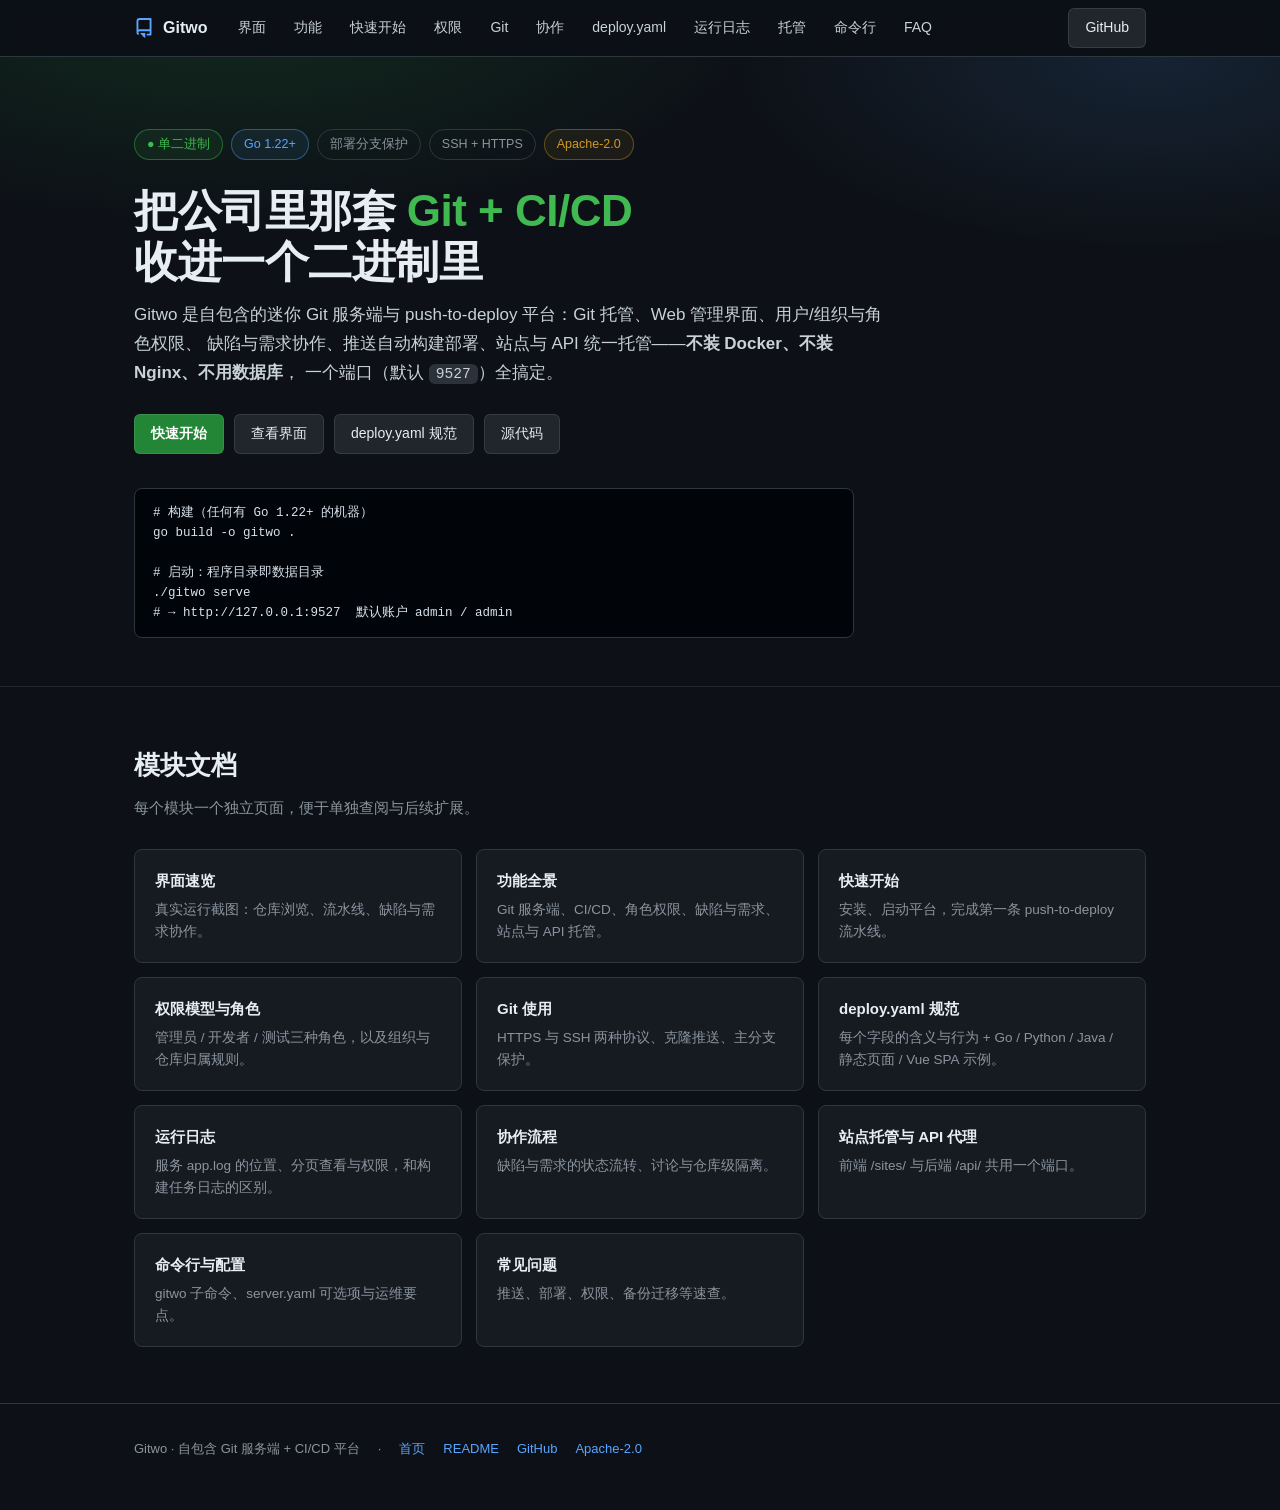
<file: docs/index.html>
<!doctype html>
<html lang="zh-CN">
<head>
<meta charset="utf-8">
<meta name="viewport" content="width=device-width,initial-scale=1">
<meta name="color-scheme" content="dark">
<title>Gitwo · 自包含 Git 服务端 + CI/CD 平台</title>
<meta name="description" content="Gitwo：单二进制迷你 Git 服务端 + push-to-deploy CI/CD 平台。内置 Git 托管、Web 管理、组织与角色权限、缺陷与需求协作、站点托管与 API 代理，一个端口（9527）全搞定。">
<link rel="stylesheet" href="assets/docs.css">
</head>
<body>

<nav id="site-nav"></nav>

<header class="hero" id="top"><div class="wrap">
  <div class="badges">
    <span class="pill g">● 单二进制</span>
    <span class="pill b">Go 1.22+</span>
    <span class="pill">部署分支保护</span>
    <span class="pill">SSH + HTTPS</span>
    <span class="pill y">Apache-2.0</span>
  </div>
  <h1>把公司里那套 <span class="g">Git + CI/CD</span><br>收进一个二进制里</h1>
  <p class="lead">
    Gitwo 是自包含的迷你 Git 服务端与 push-to-deploy 平台：Git 托管、Web 管理界面、用户/组织与角色权限、
    缺陷与需求协作、推送自动构建部署、站点与 API 统一托管——<b>不装 Docker、不装 Nginx、不用数据库</b>，
    一个端口（默认 <code>9527</code>）全搞定。
  </p>
  <div class="actions"><a class="btn" href="start.html">快速开始</a>
    <a class="btn ghost" href="screens.html">查看界面</a>
    <a class="btn ghost" href="deploy-yaml.html">deploy.yaml 规范</a>
    <a class="btn ghost" href="https://github.com/flairamos/gitwo">源代码</a>
  </div>
  <div class="term"><pre><code># 构建（任何有 Go 1.22+ 的机器）
go build -o gitwo .

# 启动：程序目录即数据目录
./gitwo serve
# → http://127.0.0.1:9527  默认账户 admin / admin</code></pre></div>
</div></header>

<section><div class="wrap">
  <h2>模块文档</h2>
  <p class="sub">每个模块一个独立页面，便于单独查阅与后续扩展。</p>
  <div class="grid g3">
    <a class="modcard" href="screens.html"><h4>界面速览</h4><p>真实运行截图：仓库浏览、流水线、缺陷与需求协作。</p></a>
    <a class="modcard" href="features.html"><h4>功能全景</h4><p>Git 服务端、CI/CD、角色权限、缺陷与需求、站点与 API 托管。</p></a>
    <a class="modcard" href="start.html"><h4>快速开始</h4><p>安装、启动平台，完成第一条 push-to-deploy 流水线。</p></a>
    <a class="modcard" href="roles.html"><h4>权限模型与角色</h4><p>管理员 / 开发者 / 测试三种角色，以及组织与仓库归属规则。</p></a>
    <a class="modcard" href="git.html"><h4>Git 使用</h4><p>HTTPS 与 SSH 两种协议、克隆推送、主分支保护。</p></a>
    <a class="modcard" href="deploy-yaml.html"><h4>deploy.yaml 规范</h4><p>每个字段的含义与行为 + Go / Python / Java / 静态页面 / Vue SPA 示例。</p></a>
    <a class="modcard" href="app-log.html"><h4>运行日志</h4><p>服务 app.log 的位置、分页查看与权限，和构建任务日志的区别。</p></a>
    <a class="modcard" href="workflow.html"><h4>协作流程</h4><p>缺陷与需求的状态流转、讨论与仓库级隔离。</p></a>
    <a class="modcard" href="hosting.html"><h4>站点托管与 API 代理</h4><p>前端 /sites/ 与后端 /api/ 共用一个端口。</p></a>
    <a class="modcard" href="cli.html"><h4>命令行与配置</h4><p>gitwo 子命令、server.yaml 可选项与运维要点。</p></a>
    <a class="modcard" href="faq.html"><h4>常见问题</h4><p>推送、部署、权限、备份迁移等速查。</p></a>
  </div>
</div></section>

<footer id="site-footer"></footer>
<script src="assets/nav.js" defer></script>
</body>
</html>
</file>
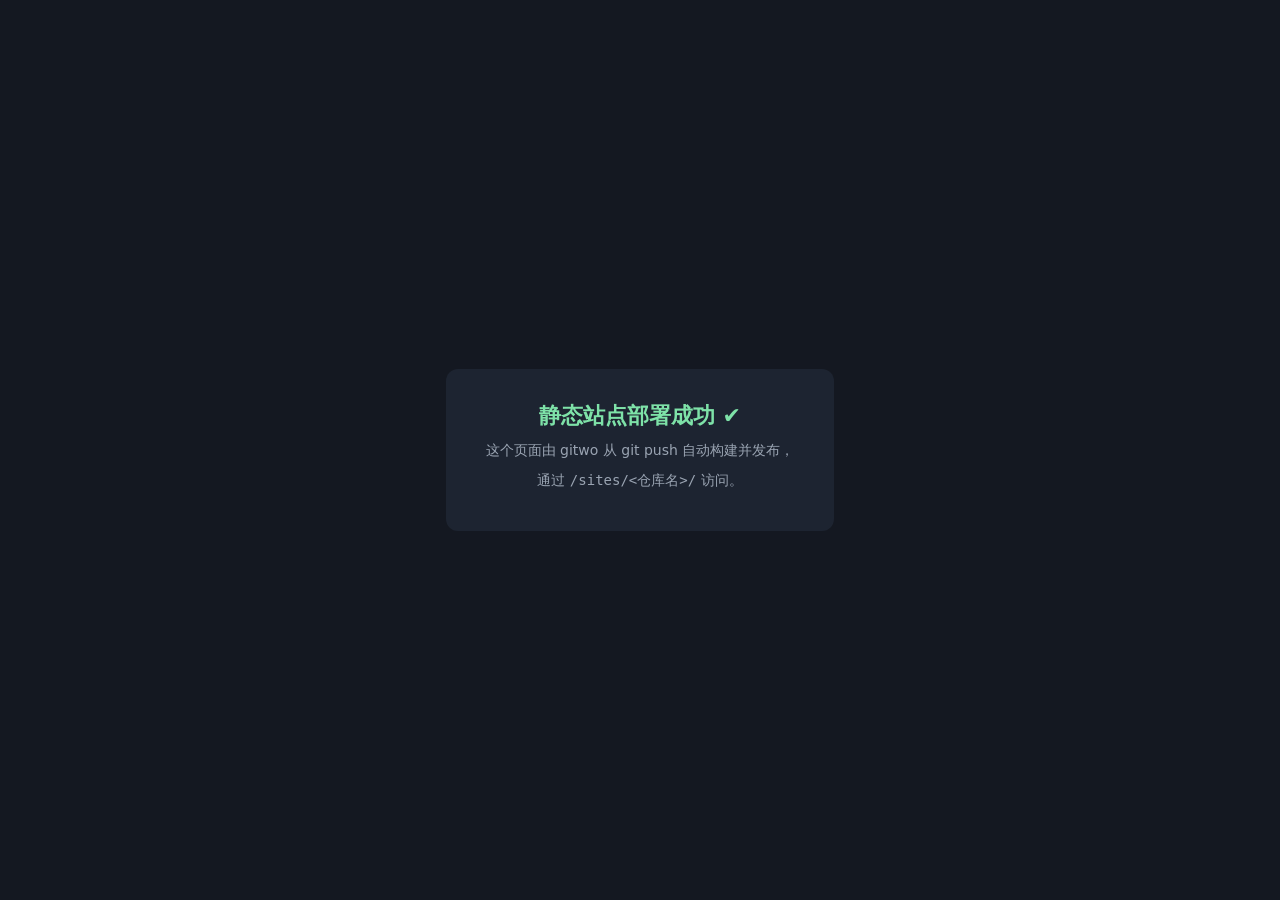
<file: examples/demo-static/index.html>
<!doctype html>
<html lang="zh-CN">
<head>
<meta charset="utf-8">
<title>Gitwo Static Demo</title>
<style>
body{font-family:system-ui,sans-serif;background:#141821;color:#e6e6e6;display:flex;
min-height:100vh;align-items:center;justify-content:center;margin:0}
.card{background:#1d2431;padding:32px 40px;border-radius:12px;max-width:480px;text-align:center}
h1{font-size:22px;margin:0 0 8px;color:#7ee2a8}
p{color:#9aa4b2;font-size:14px;line-height:1.7;margin:6px 0}
</style>
</head>
<body>
<div class="card">
<h1>静态站点部署成功 ✔</h1>
<p>这个页面由 gitwo 从 git push 自动构建并发布，</p>
<p>通过 <code>/sites/&lt;仓库名&gt;/</code> 访问。</p>
</div>
</body>
</html>
</file>
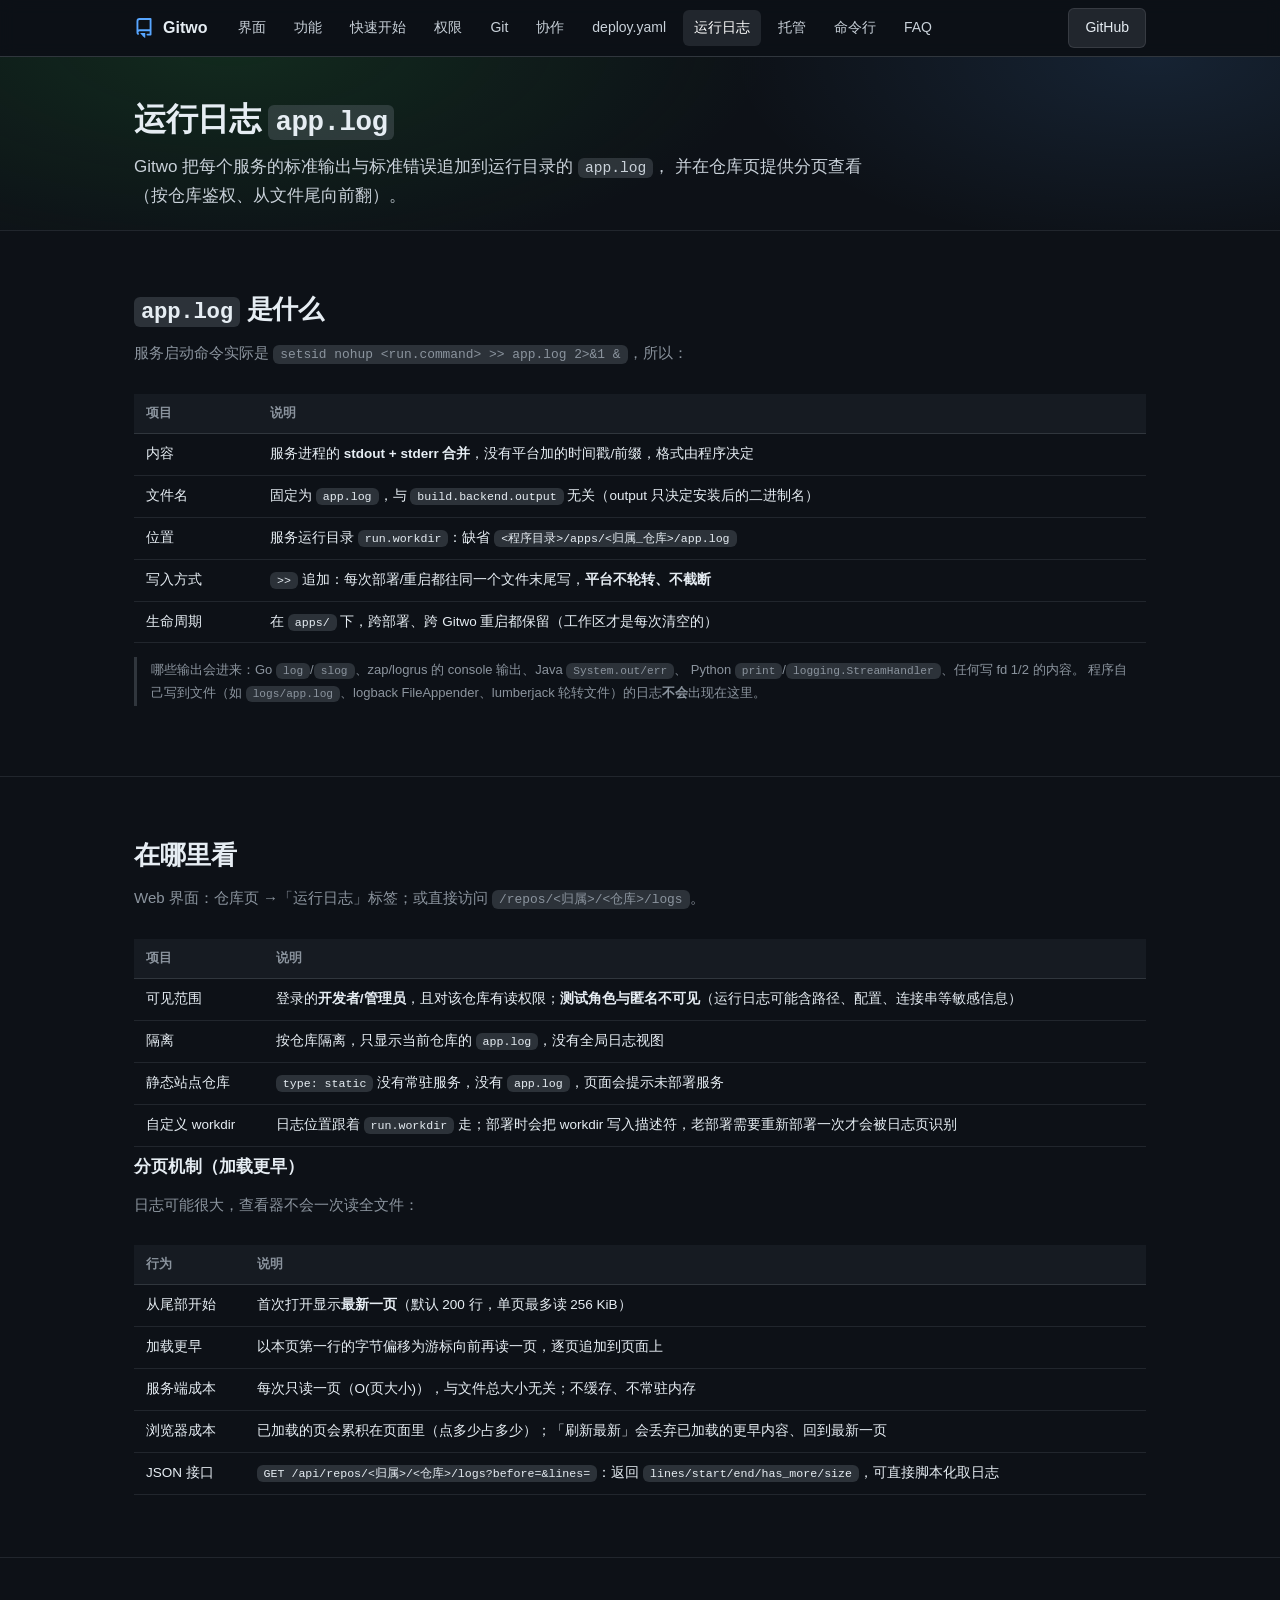
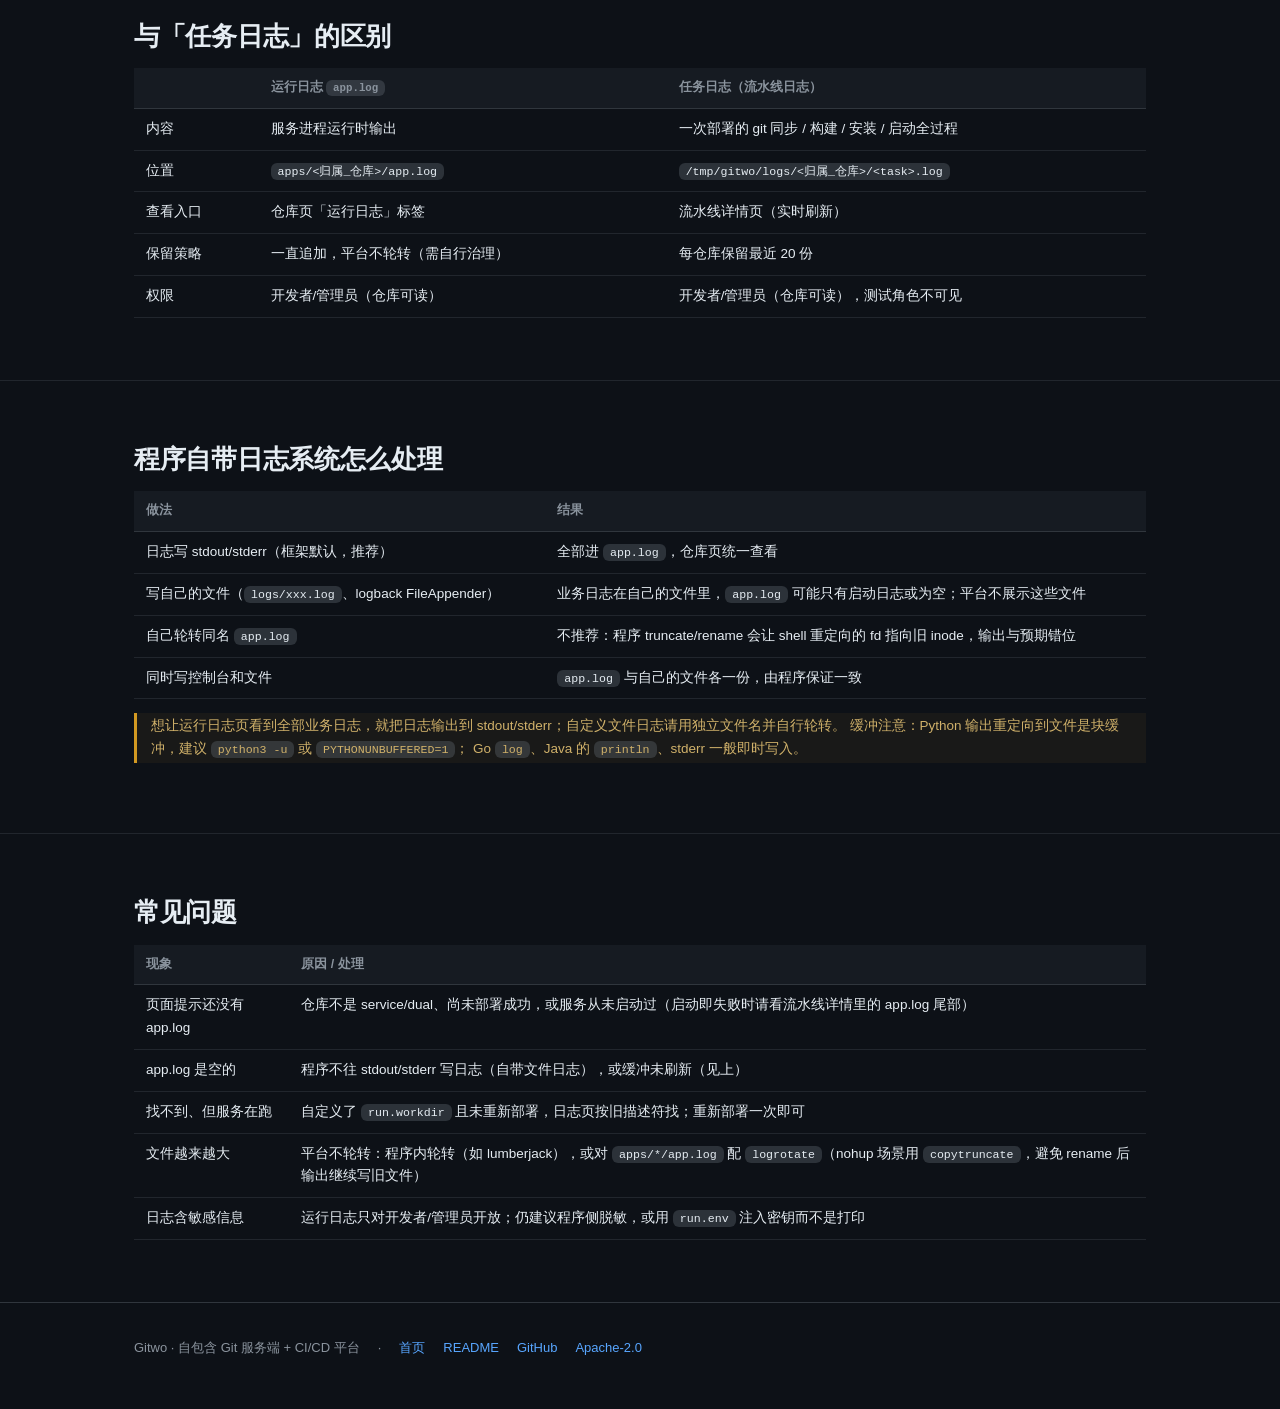
<file: docs/app-log.html>
<!doctype html>
<html lang="zh-CN">
<head>
<meta charset="utf-8">
<meta name="viewport" content="width=device-width,initial-scale=1">
<meta name="color-scheme" content="dark">
<title>运行日志 app.log · Gitwo</title>
<meta name="description" content="Gitwo 运行日志（app.log）：服务 stdout/stderr 的合并文件，位置在运行目录；仓库页分页查看、权限与分页机制、与任务日志的区别、程序自带日志系统的处理方式。">
<link rel="stylesheet" href="assets/docs.css">
</head>
<body>

<nav id="site-nav"></nav>

<header class="hero sm"><div class="wrap">
  <h1>运行日志 <code>app.log</code></h1>
  <p class="lead">
    Gitwo 把每个服务的标准输出与标准错误追加到运行目录的 <code>app.log</code>，
    并在仓库页提供分页查看（按仓库鉴权、从文件尾向前翻）。
  </p>
</div></header>

<section><div class="wrap">
  <h2><code>app.log</code> 是什么</h2>
  <p class="sub">服务启动命令实际是 <code>setsid nohup &lt;run.command&gt; &gt;&gt; app.log 2&gt;&amp;1 &amp;</code>，所以：</p>
  <table>
    <thead><tr><th>项目</th><th>说明</th></tr></thead>
    <tbody>
      <tr><td>内容</td><td>服务进程的 <b>stdout + stderr 合并</b>，没有平台加的时间戳/前缀，格式由程序决定</td></tr>
      <tr><td>文件名</td><td>固定为 <code>app.log</code>，与 <code>build.backend.output</code> 无关（output 只决定安装后的二进制名）</td></tr>
      <tr><td>位置</td><td>服务运行目录 <code>run.workdir</code>：缺省 <code>&lt;程序目录&gt;/apps/&lt;归属_仓库&gt;/app.log</code></td></tr>
      <tr><td>写入方式</td><td><code>&gt;&gt;</code> 追加：每次部署/重启都往同一个文件末尾写，<b>平台不轮转、不截断</b></td></tr>
      <tr><td>生命周期</td><td>在 <code>apps/</code> 下，跨部署、跨 Gitwo 重启都保留（工作区才是每次清空的）</td></tr>
    </tbody>
  </table>
  <div class="note">
    哪些输出会进来：Go <code>log</code>/<code>slog</code>、zap/logrus 的 console 输出、Java <code>System.out/err</code>、
    Python <code>print</code>/<code>logging.StreamHandler</code>、任何写 fd 1/2 的内容。
    程序自己写到文件（如 <code>logs/app.log</code>、logback FileAppender、lumberjack 轮转文件）的日志<b>不会</b>出现在这里。
  </div>
</div></section>

<section><div class="wrap">
  <h2>在哪里看</h2>
  <p class="sub">Web 界面：仓库页 →「运行日志」标签；或直接访问 <code>/repos/&lt;归属&gt;/&lt;仓库&gt;/logs</code>。</p>
  <table>
    <thead><tr><th>项目</th><th>说明</th></tr></thead>
    <tbody>
      <tr><td>可见范围</td><td>登录的<b>开发者/管理员</b>，且对该仓库有读权限；<b>测试角色与匿名不可见</b>（运行日志可能含路径、配置、连接串等敏感信息）</td></tr>
      <tr><td>隔离</td><td>按仓库隔离，只显示当前仓库的 <code>app.log</code>，没有全局日志视图</td></tr>
      <tr><td>静态站点仓库</td><td><code>type: static</code> 没有常驻服务，没有 <code>app.log</code>，页面会提示未部署服务</td></tr>
      <tr><td>自定义 workdir</td><td>日志位置跟着 <code>run.workdir</code> 走；部署时会把 workdir 写入描述符，老部署需要重新部署一次才会被日志页识别</td></tr>
    </tbody>
  </table>

  <h3>分页机制（加载更早）</h3>
  <p class="sub">日志可能很大，查看器不会一次读全文件：</p>
  <table>
    <thead><tr><th>行为</th><th>说明</th></tr></thead>
    <tbody>
      <tr><td>从尾部开始</td><td>首次打开显示<b>最新一页</b>（默认 200 行，单页最多读 256 KiB）</td></tr>
      <tr><td>加载更早</td><td>以本页第一行的字节偏移为游标向前再读一页，逐页追加到页面上</td></tr>
      <tr><td>服务端成本</td><td>每次只读一页（O(页大小)），与文件总大小无关；不缓存、不常驻内存</td></tr>
      <tr><td>浏览器成本</td><td>已加载的页会累积在页面里（点多少占多少）；「刷新最新」会丢弃已加载的更早内容、回到最新一页</td></tr>
      <tr><td>JSON 接口</td><td><code>GET /api/repos/&lt;归属&gt;/&lt;仓库&gt;/logs?before=&amp;lines=</code>：返回 <code>lines/start/end/has_more/size</code>，可直接脚本化取日志</td></tr>
    </tbody>
  </table>
</div></section>

<section><div class="wrap">
  <h2>与「任务日志」的区别</h2>
  <table>
    <thead><tr><th></th><th>运行日志 <code>app.log</code></th><th>任务日志（流水线日志）</th></tr></thead>
    <tbody>
      <tr><td>内容</td><td>服务进程运行时输出</td><td>一次部署的 git 同步 / 构建 / 安装 / 启动全过程</td></tr>
      <tr><td>位置</td><td><code>apps/&lt;归属_仓库&gt;/app.log</code></td><td><code>/tmp/gitwo/logs/&lt;归属_仓库&gt;/&lt;task&gt;.log</code></td></tr>
      <tr><td>查看入口</td><td>仓库页「运行日志」标签</td><td>流水线详情页（实时刷新）</td></tr>
      <tr><td>保留策略</td><td>一直追加，平台不轮转（需自行治理）</td><td>每仓库保留最近 20 份</td></tr>
      <tr><td>权限</td><td>开发者/管理员（仓库可读）</td><td>开发者/管理员（仓库可读），测试角色不可见</td></tr>
    </tbody>
  </table>
</div></section>

<section><div class="wrap">
  <h2>程序自带日志系统怎么处理</h2>
  <table>
    <thead><tr><th>做法</th><th>结果</th></tr></thead>
    <tbody>
      <tr><td>日志写 stdout/stderr（框架默认，推荐）</td><td>全部进 <code>app.log</code>，仓库页统一查看</td></tr>
      <tr><td>写自己的文件（<code>logs/xxx.log</code>、logback FileAppender）</td><td>业务日志在自己的文件里，<code>app.log</code> 可能只有启动日志或为空；平台不展示这些文件</td></tr>
      <tr><td>自己轮转同名 <code>app.log</code></td><td>不推荐：程序 truncate/rename 会让 shell 重定向的 fd 指向旧 inode，输出与预期错位</td></tr>
      <tr><td>同时写控制台和文件</td><td><code>app.log</code> 与自己的文件各一份，由程序保证一致</td></tr>
    </tbody>
  </table>
  <div class="warn">
    想让运行日志页看到全部业务日志，就把日志输出到 stdout/stderr；自定义文件日志请用独立文件名并自行轮转。
    缓冲注意：Python 输出重定向到文件是块缓冲，建议 <code>python3 -u</code> 或 <code>PYTHONUNBUFFERED=1</code>；
    Go <code>log</code>、Java 的 <code>println</code>、stderr 一般即时写入。
  </div>
</div></section>

<section><div class="wrap">
  <h2>常见问题</h2>
  <table>
    <thead><tr><th>现象</th><th>原因 / 处理</th></tr></thead>
    <tbody>
      <tr><td>页面提示还没有 app.log</td><td>仓库不是 service/dual、尚未部署成功，或服务从未启动过（启动即失败时请看流水线详情里的 app.log 尾部）</td></tr>
      <tr><td>app.log 是空的</td><td>程序不往 stdout/stderr 写日志（自带文件日志），或缓冲未刷新（见上）</td></tr>
      <tr><td>找不到、但服务在跑</td><td>自定义了 <code>run.workdir</code> 且未重新部署，日志页按旧描述符找；重新部署一次即可</td></tr>
      <tr><td>文件越来越大</td><td>平台不轮转：程序内轮转（如 lumberjack），或对 <code>apps/*/app.log</code> 配 <code>logrotate</code>（nohup 场景用 <code>copytruncate</code>，避免 rename 后输出继续写旧文件）</td></tr>
      <tr><td>日志含敏感信息</td><td>运行日志只对开发者/管理员开放；仍建议程序侧脱敏，或用 <code>run.env</code> 注入密钥而不是打印</td></tr>
    </tbody>
  </table>
</div></section>

<footer id="site-footer"></footer>
<script src="assets/nav.js" defer></script>
</body>
</html>
</file>
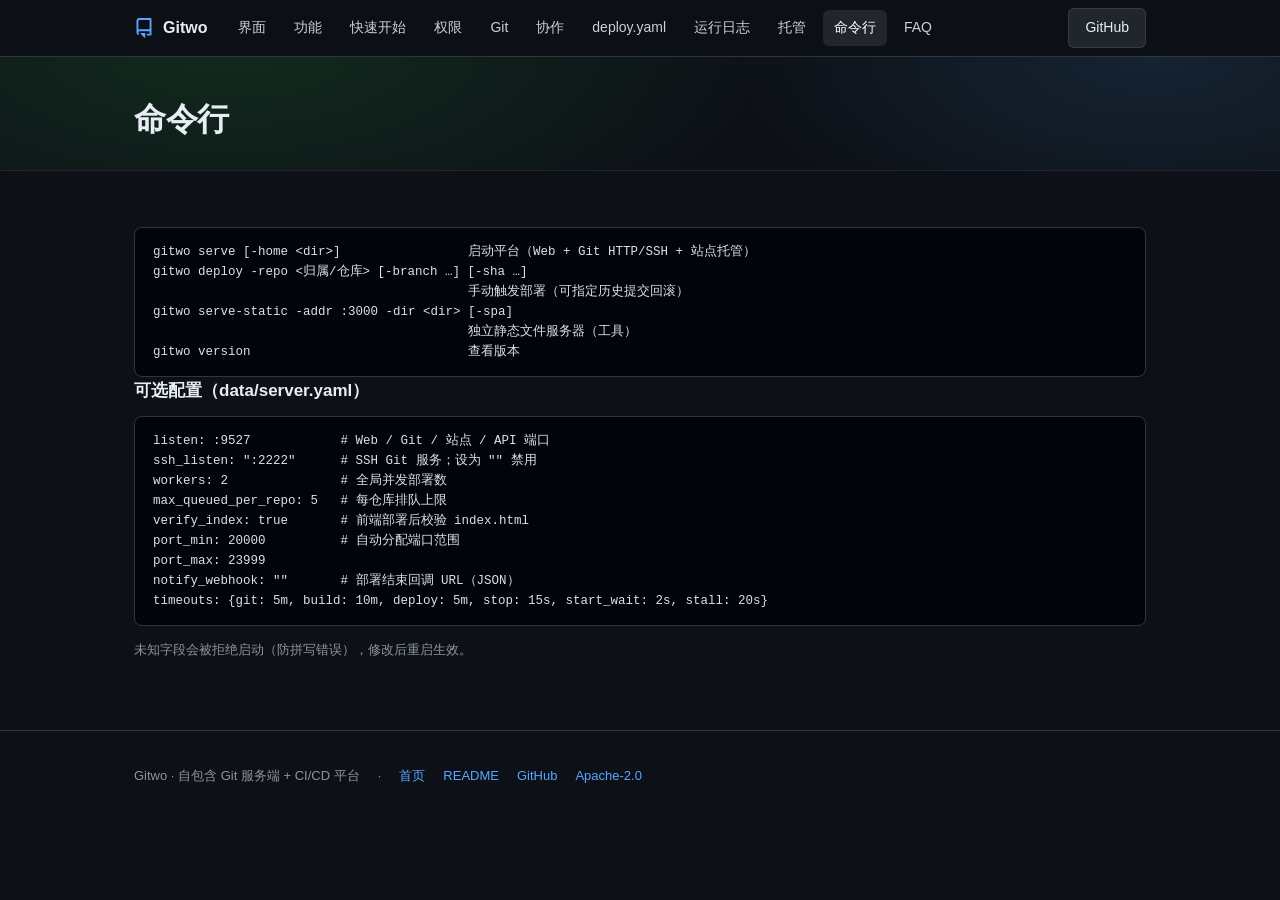
<file: docs/cli.html>
<!doctype html>
<html lang="zh-CN">
<head>
<meta charset="utf-8">
<meta name="viewport" content="width=device-width,initial-scale=1">
<meta name="color-scheme" content="dark">
<title>命令行 · Gitwo</title>
<meta name="description" content="Gitwo 命令行（serve / deploy / serve-static / version）与 data/server.yaml 可选项说明。">
<link rel="stylesheet" href="assets/docs.css">
</head>
<body>

<nav id="site-nav"></nav>

<header class="hero sm"><div class="wrap">
  <h1>命令行</h1>

</div></header>

<section><div class="wrap">
  
<pre><code>gitwo serve [-home &lt;dir&gt;]                 启动平台（Web + Git HTTP/SSH + 站点托管）
gitwo deploy -repo &lt;归属/仓库&gt; [-branch …] [-sha …]
                                          手动触发部署（可指定历史提交回滚）
gitwo serve-static -addr :3000 -dir &lt;dir&gt; [-spa]
                                          独立静态文件服务器（工具）
gitwo version                             查看版本</code></pre>
  <h3>可选配置（data/server.yaml）</h3>
<pre><code>listen: :9527            # Web / Git / 站点 / API 端口
ssh_listen: ":2222"      # SSH Git 服务；设为 "" 禁用
workers: 2               # 全局并发部署数
max_queued_per_repo: 5   # 每仓库排队上限
verify_index: true       # 前端部署后校验 index.html
port_min: 20000          # 自动分配端口范围
port_max: 23999
notify_webhook: ""       # 部署结束回调 URL（JSON）
timeouts: {git: 5m, build: 10m, deploy: 5m, stop: 15s, start_wait: 2s, stall: 20s}</code></pre>
  <p style="color:var(--muted);font-size:13px">未知字段会被拒绝启动（防拼写错误），修改后重启生效。</p>
</div></section>

<footer id="site-footer"></footer>
<script src="assets/nav.js" defer></script>
</body>
</html>
</file>
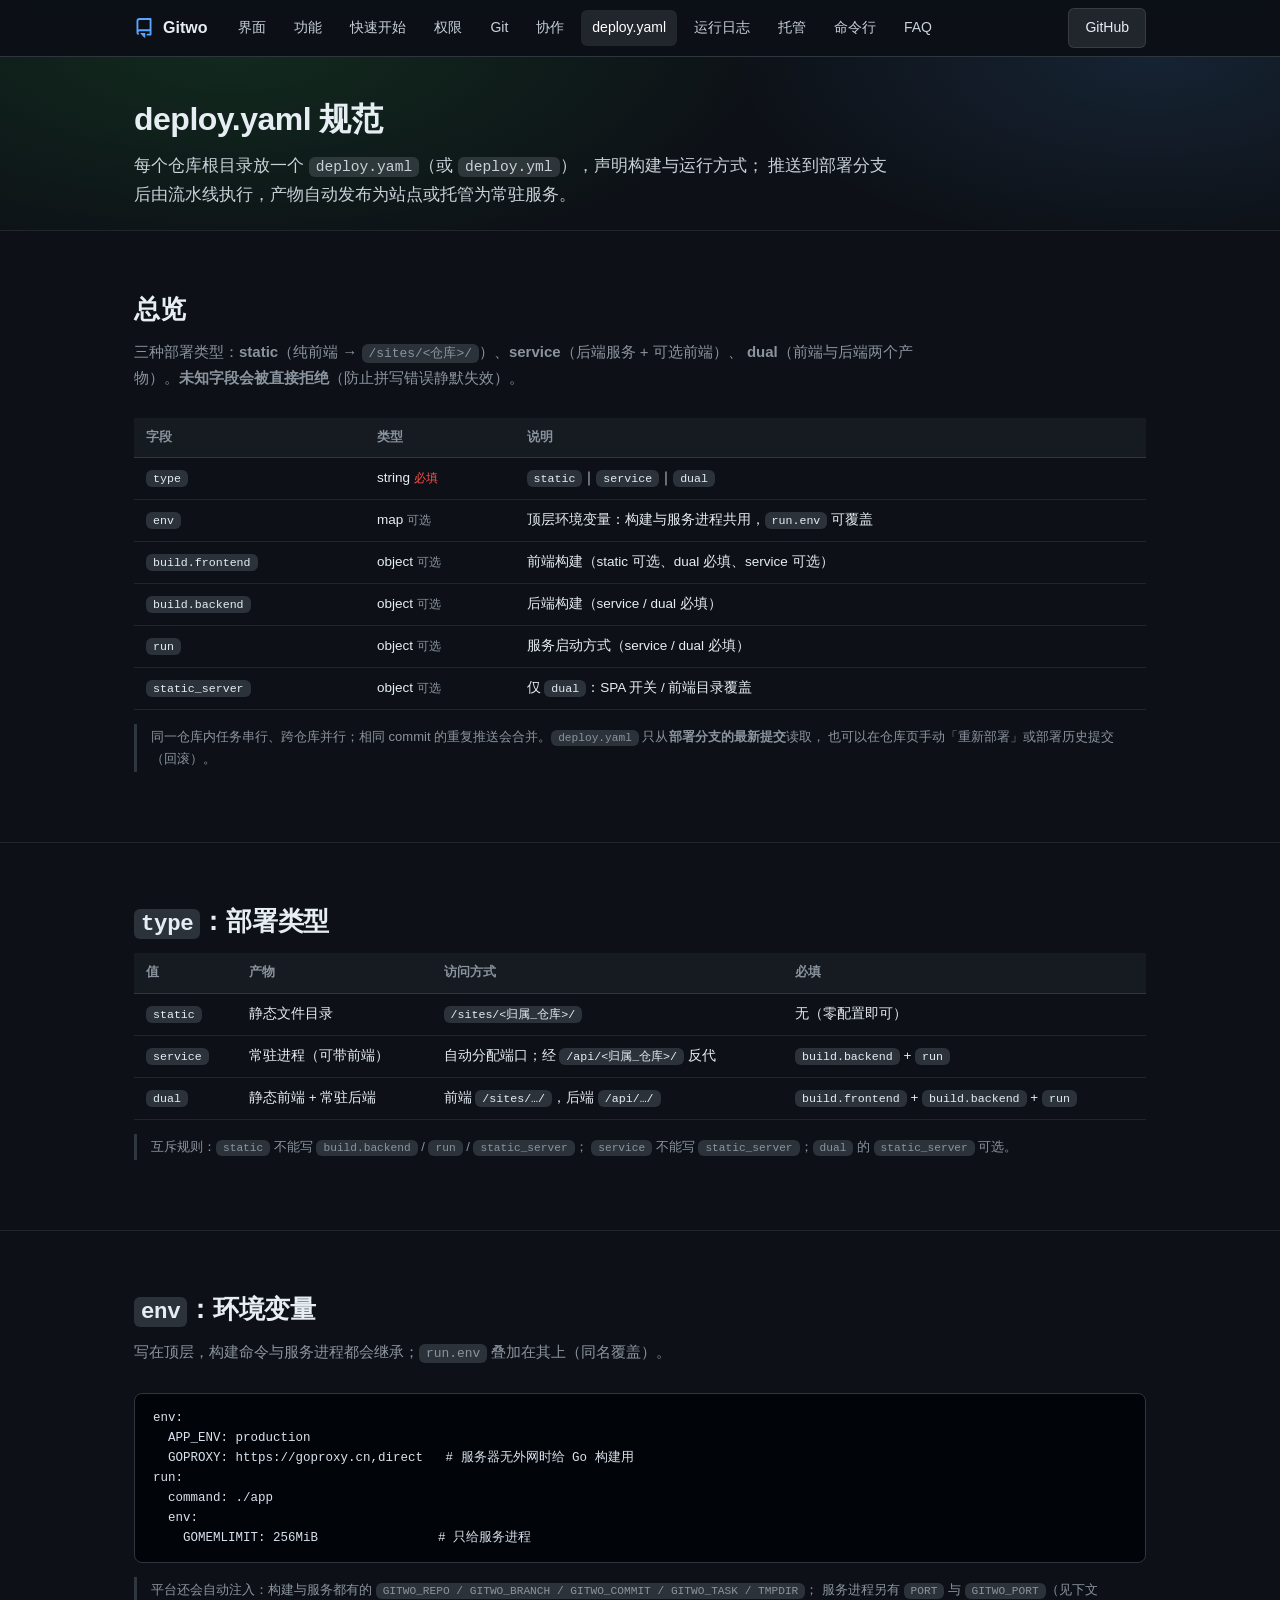
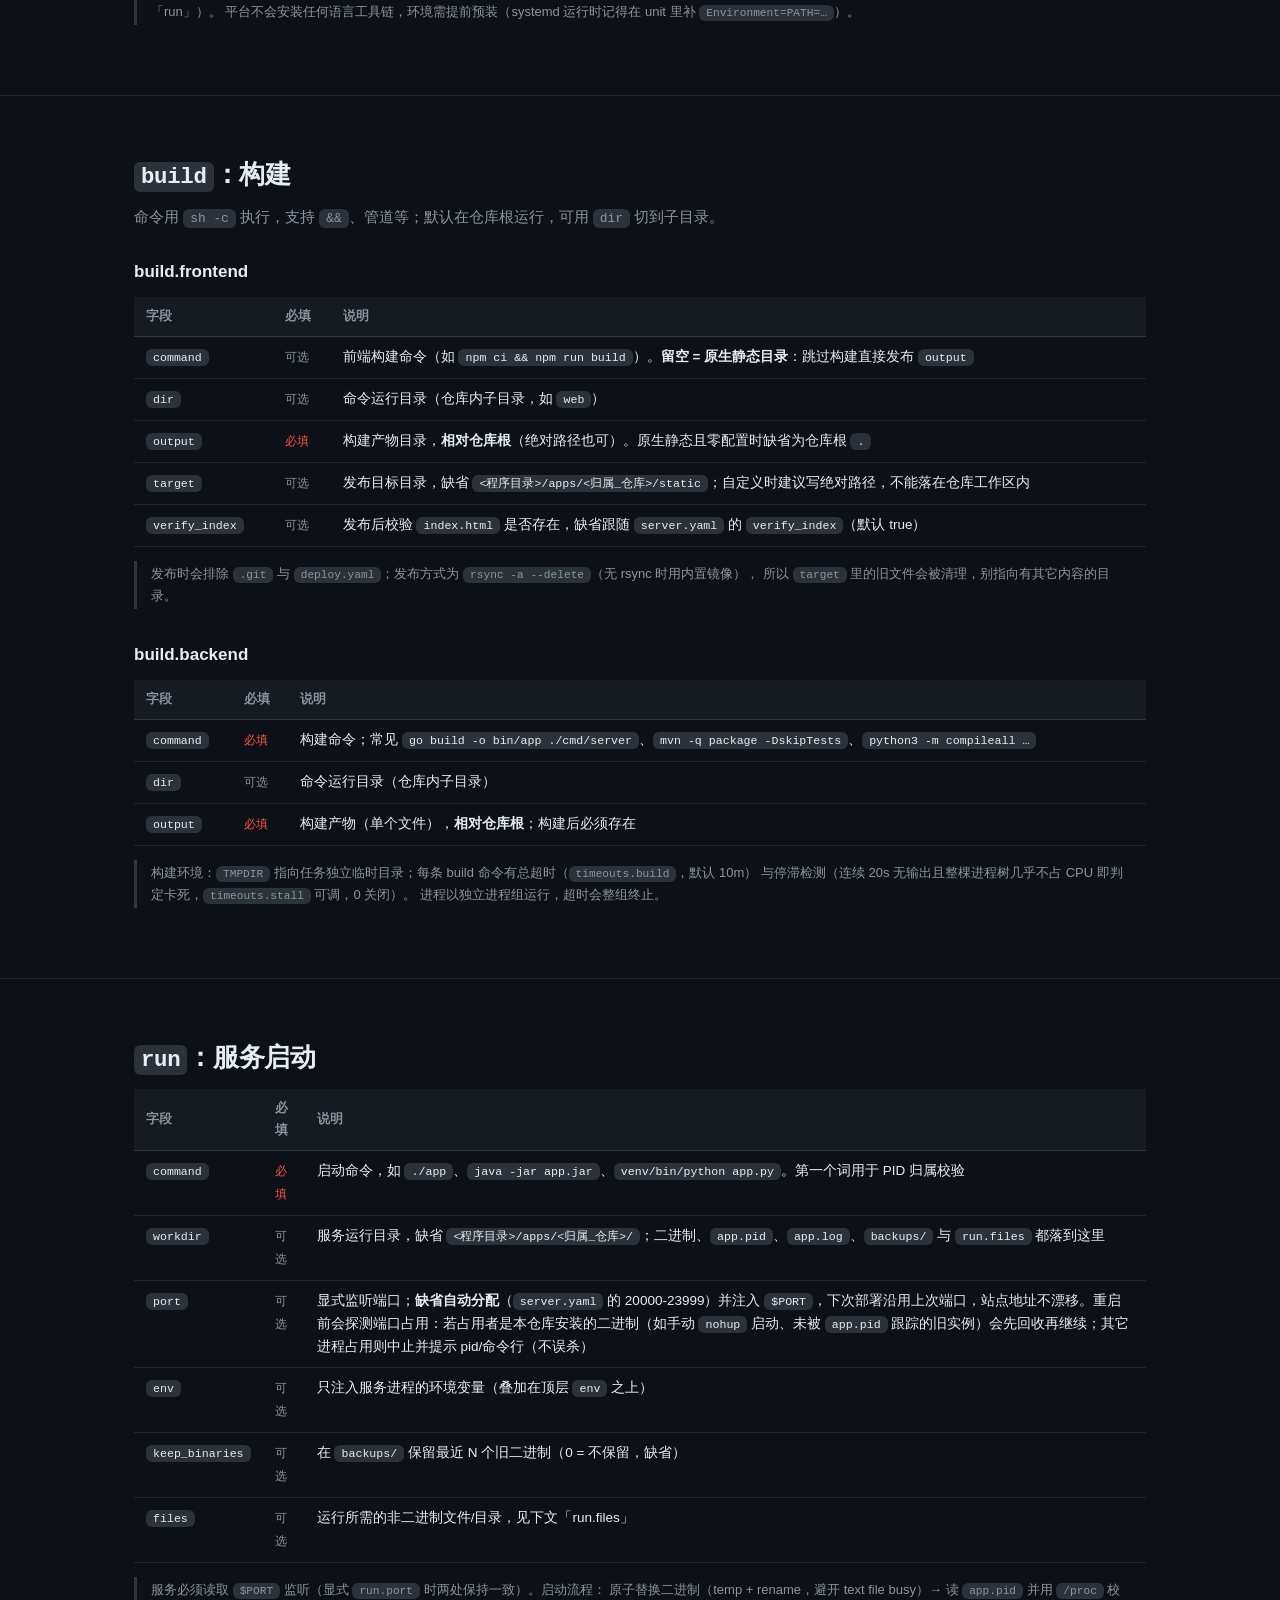
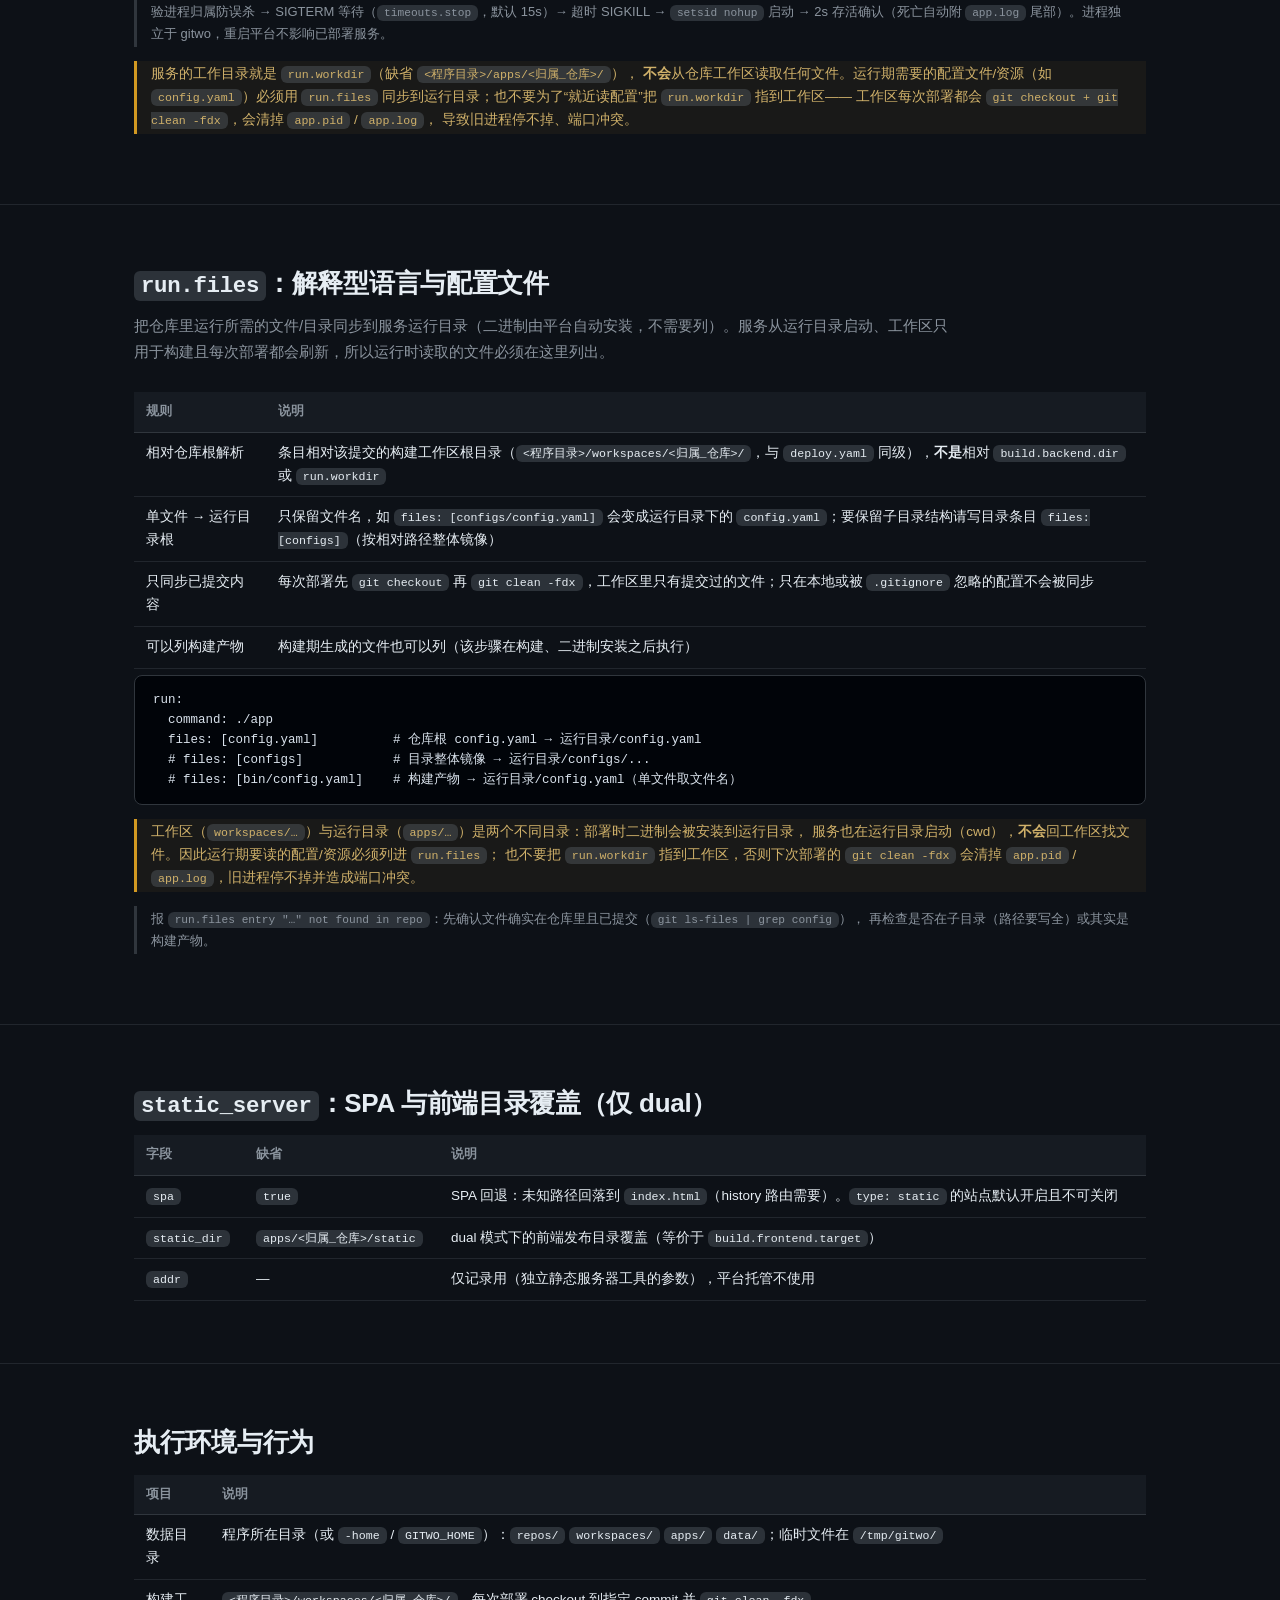
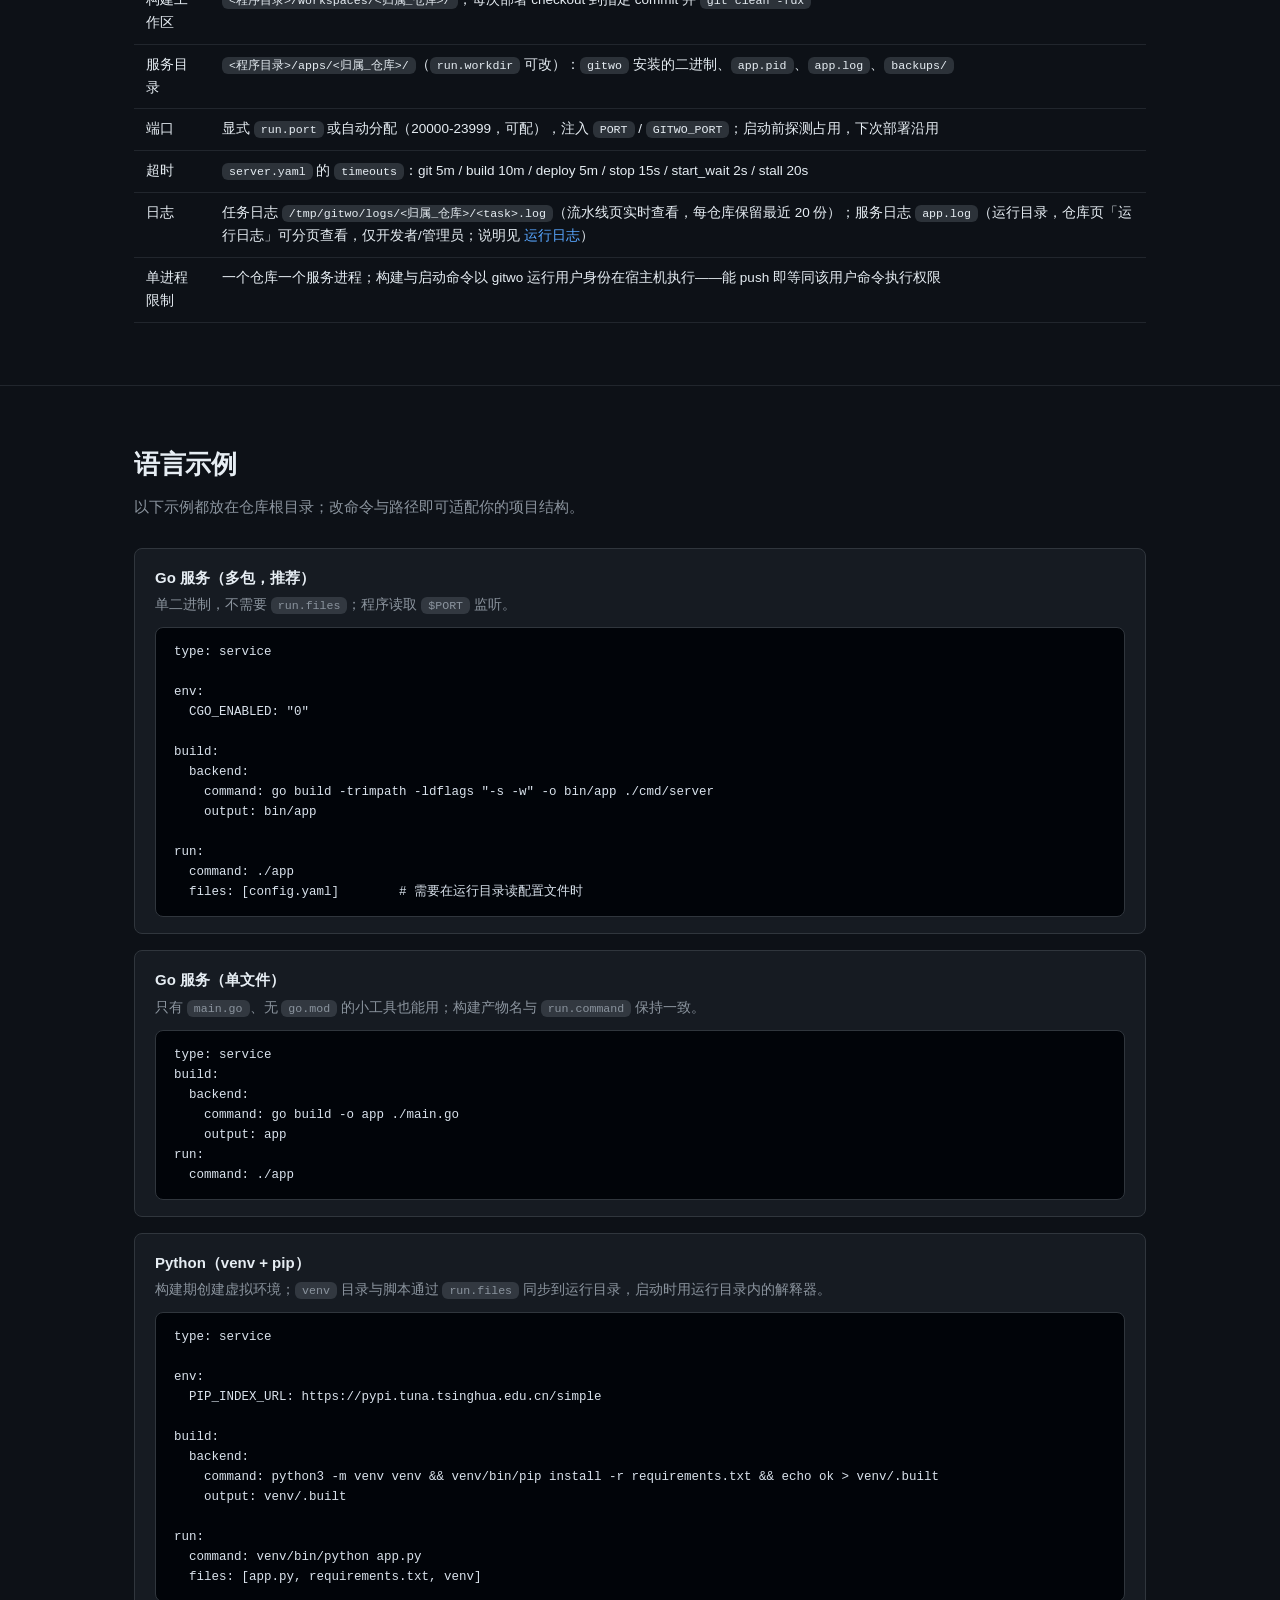
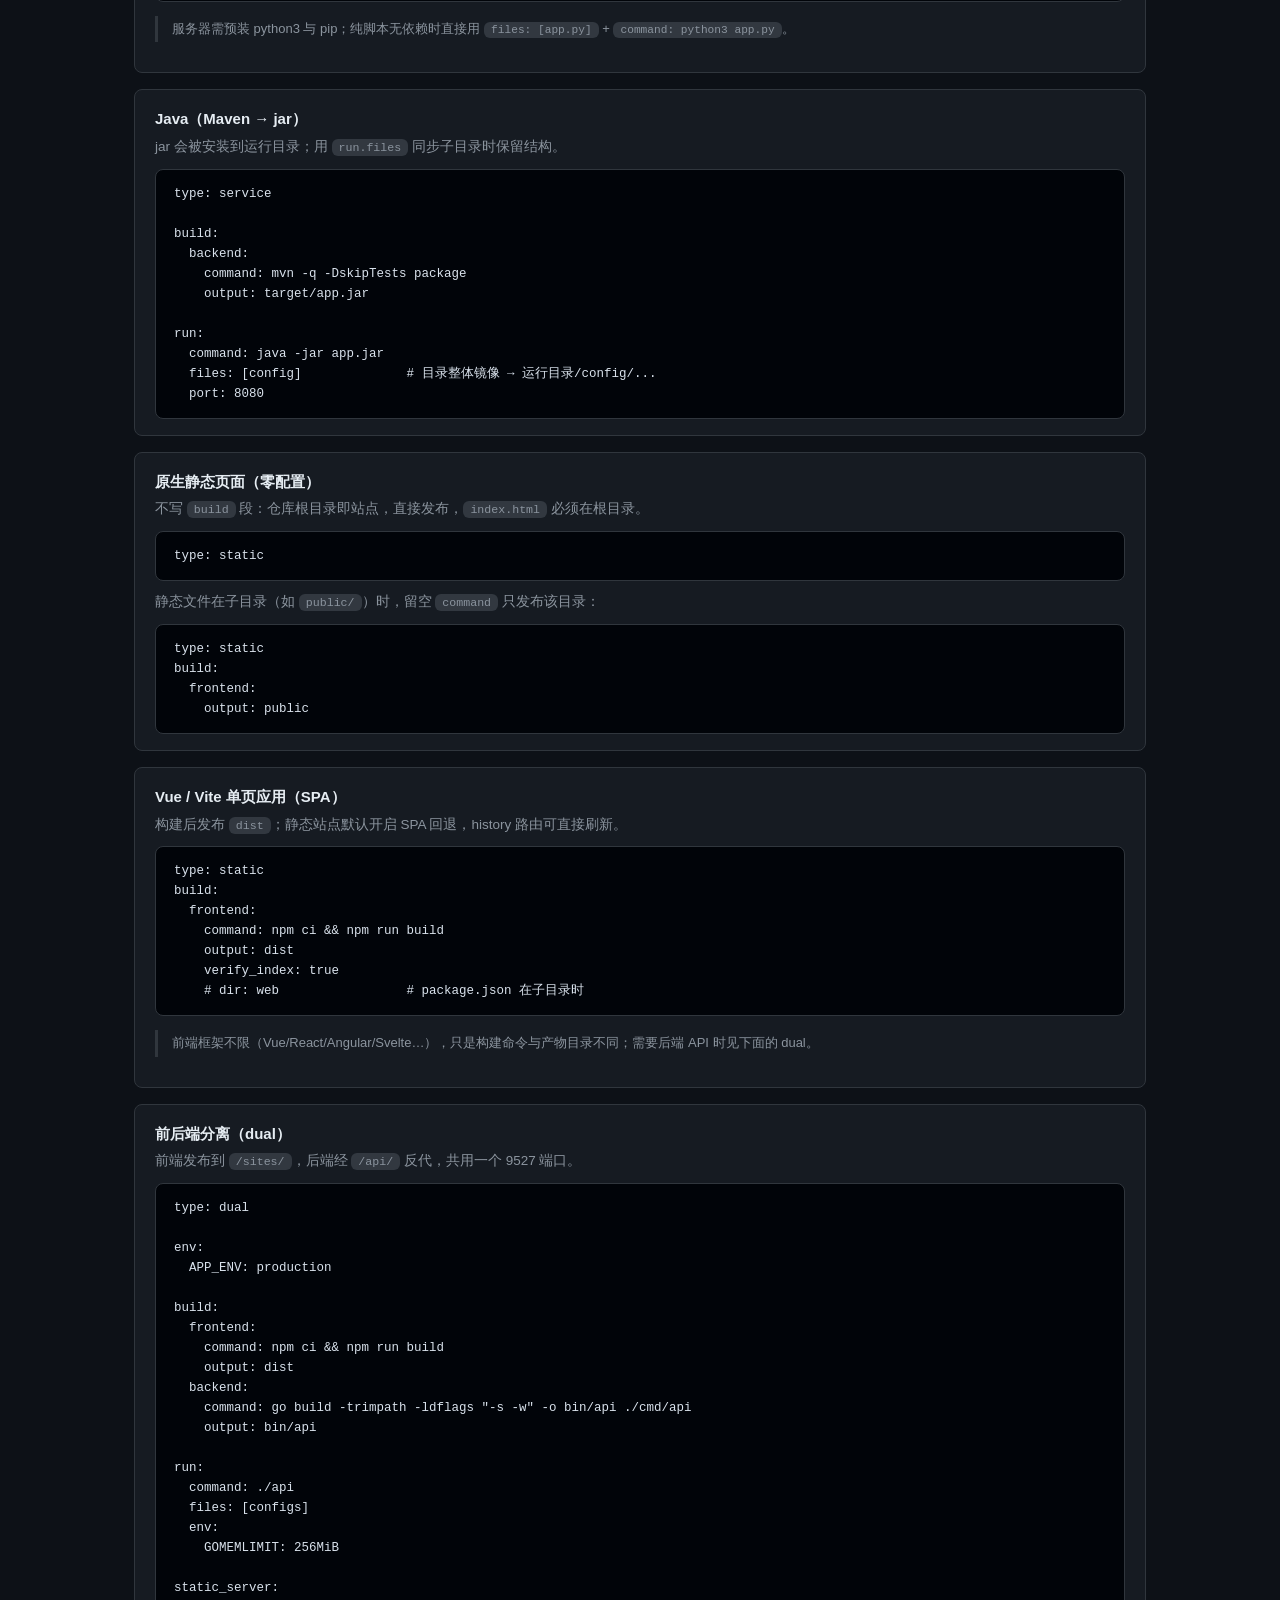
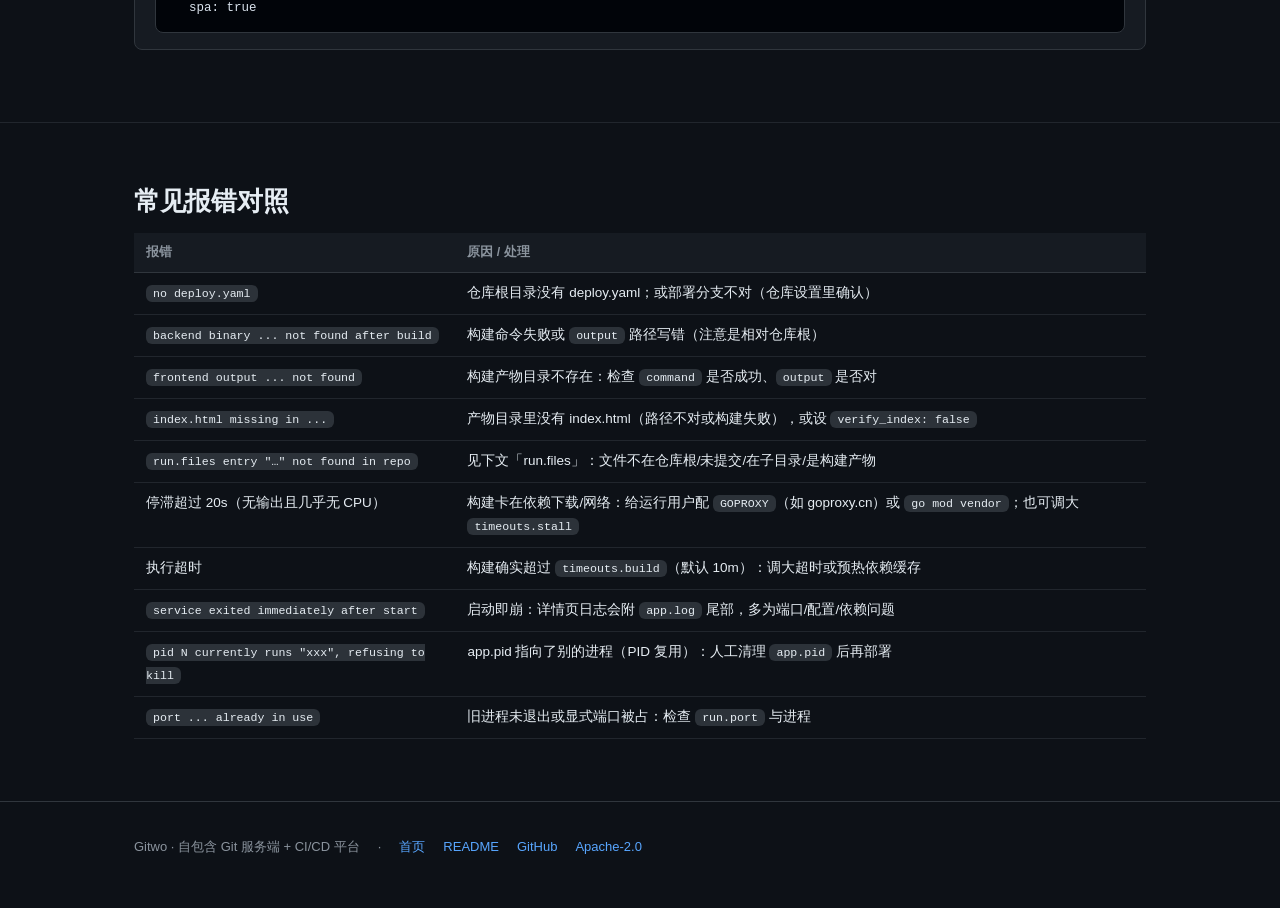
<file: docs/deploy-yaml.html>
<!doctype html>
<html lang="zh-CN">
<head>
<meta charset="utf-8">
<meta name="viewport" content="width=device-width,initial-scale=1">
<meta name="color-scheme" content="dark">
<title>deploy.yaml 规范 · Gitwo</title>
<meta name="description" content="Gitwo deploy.yaml 完整字段说明：type / env / build.frontend / build.backend / run / static_server，附 Go、Python、Java、静态页面与 Vue SPA 示例。">
<link rel="stylesheet" href="assets/docs.css">
</head>
<body>

<nav id="site-nav"></nav>

<header class="hero sm"><div class="wrap">
  <h1>deploy.yaml 规范</h1>
  <p class="lead">
    每个仓库根目录放一个 <code>deploy.yaml</code>（或 <code>deploy.yml</code>），声明构建与运行方式；
    推送到部署分支后由流水线执行，产物自动发布为站点或托管为常驻服务。
  </p>
</div></header>

<section id="overview"><div class="wrap">
  <h2>总览</h2>
  <p class="sub">
    三种部署类型：<b>static</b>（纯前端 → <code>/sites/&lt;仓库&gt;/</code>）、<b>service</b>（后端服务 + 可选前端）、
    <b>dual</b>（前端与后端两个产物）。<b>未知字段会被直接拒绝</b>（防止拼写错误静默失效）。
  </p>
  <table>
    <thead><tr><th>字段</th><th>类型</th><th>说明</th></tr></thead>
    <tbody>
      <tr><td><code>type</code></td><td>string <span class="req">必填</span></td><td><code>static</code>｜<code>service</code>｜<code>dual</code></td></tr>
      <tr><td><code>env</code></td><td>map <span class="opt">可选</span></td><td>顶层环境变量：构建与服务进程共用，<code>run.env</code> 可覆盖</td></tr>
      <tr><td><code>build.frontend</code></td><td>object <span class="opt">可选</span></td><td>前端构建（static 可选、dual 必填、service 可选）</td></tr>
      <tr><td><code>build.backend</code></td><td>object <span class="opt">可选</span></td><td>后端构建（service / dual 必填）</td></tr>
      <tr><td><code>run</code></td><td>object <span class="opt">可选</span></td><td>服务启动方式（service / dual 必填）</td></tr>
      <tr><td><code>static_server</code></td><td>object <span class="opt">可选</span></td><td>仅 <code>dual</code>：SPA 开关 / 前端目录覆盖</td></tr>
    </tbody>
  </table>
  <div class="note">
    同一仓库内任务串行、跨仓库并行；相同 commit 的重复推送会合并。<code>deploy.yaml</code> 只从<b>部署分支的最新提交</b>读取，
    也可以在仓库页手动「重新部署」或部署历史提交（回滚）。
  </div>
</div></section>

<section id="type"><div class="wrap">
  <h2><code>type</code>：部署类型</h2>
  <table>
    <thead><tr><th>值</th><th>产物</th><th>访问方式</th><th>必填</th></tr></thead>
    <tbody>
      <tr><td><code>static</code></td><td>静态文件目录</td><td><code>/sites/&lt;归属_仓库&gt;/</code></td><td>无（零配置即可）</td></tr>
      <tr><td><code>service</code></td><td>常驻进程（可带前端）</td><td>自动分配端口；经 <code>/api/&lt;归属_仓库&gt;/</code> 反代</td><td><code>build.backend</code> + <code>run</code></td></tr>
      <tr><td><code>dual</code></td><td>静态前端 + 常驻后端</td><td>前端 <code>/sites/…/</code>，后端 <code>/api/…/</code></td><td><code>build.frontend</code> + <code>build.backend</code> + <code>run</code></td></tr>
    </tbody>
  </table>
  <div class="note">
    互斥规则：<code>static</code> 不能写 <code>build.backend</code> / <code>run</code> / <code>static_server</code>；
    <code>service</code> 不能写 <code>static_server</code>；<code>dual</code> 的 <code>static_server</code> 可选。
  </div>
</div></section>

<section id="env"><div class="wrap">
  <h2><code>env</code>：环境变量</h2>
  <p class="sub">写在顶层，构建命令与服务进程都会继承；<code>run.env</code> 叠加在其上（同名覆盖）。</p>
<pre><code>env:
  APP_ENV: production
  GOPROXY: https://goproxy.cn,direct   # 服务器无外网时给 Go 构建用
run:
  command: ./app
  env:
    GOMEMLIMIT: 256MiB                # 只给服务进程</code></pre>
  <div class="note">
    平台还会自动注入：构建与服务都有的 <code>GITWO_REPO / GITWO_BRANCH / GITWO_COMMIT / GITWO_TASK / TMPDIR</code>；
    服务进程另有 <code>PORT</code> 与 <code>GITWO_PORT</code>（见下文「run」）。
    平台不会安装任何语言工具链，环境需提前预装（systemd 运行时记得在 unit 里补 <code>Environment=PATH=…</code>）。
  </div>
</div></section>

<section id="build"><div class="wrap">
  <h2><code>build</code>：构建</h2>
  <p class="sub">命令用 <code>sh -c</code> 执行，支持 <code>&amp;&amp;</code>、管道等；默认在仓库根运行，可用 <code>dir</code> 切到子目录。</p>

  <h3>build.frontend</h3>
  <table>
    <thead><tr><th>字段</th><th>必填</th><th>说明</th></tr></thead>
    <tbody>
      <tr><td><code>command</code></td><td><span class="opt">可选</span></td><td>前端构建命令（如 <code>npm ci &amp;&amp; npm run build</code>）。<b>留空 = 原生静态目录</b>：跳过构建直接发布 <code>output</code></td></tr>
      <tr><td><code>dir</code></td><td><span class="opt">可选</span></td><td>命令运行目录（仓库内子目录，如 <code>web</code>）</td></tr>
      <tr><td><code>output</code></td><td><span class="req">必填</span></td><td>构建产物目录，<b>相对仓库根</b>（绝对路径也可）。原生静态且零配置时缺省为仓库根 <code>.</code></td></tr>
      <tr><td><code>target</code></td><td><span class="opt">可选</span></td><td>发布目标目录，缺省 <code>&lt;程序目录&gt;/apps/&lt;归属_仓库&gt;/static</code>；自定义时建议写绝对路径，不能落在仓库工作区内</td></tr>
      <tr><td><code>verify_index</code></td><td><span class="opt">可选</span></td><td>发布后校验 <code>index.html</code> 是否存在，缺省跟随 <code>server.yaml</code> 的 <code>verify_index</code>（默认 true）</td></tr>
    </tbody>
  </table>
  <div class="note">
    发布时会排除 <code>.git</code> 与 <code>deploy.yaml</code>；发布方式为 <code>rsync -a --delete</code>（无 rsync 时用内置镜像），
    所以 <code>target</code> 里的旧文件会被清理，别指向有其它内容的目录。
  </div>

  <h3>build.backend</h3>
  <table>
    <thead><tr><th>字段</th><th>必填</th><th>说明</th></tr></thead>
    <tbody>
      <tr><td><code>command</code></td><td><span class="req">必填</span></td><td>构建命令；常见 <code>go build -o bin/app ./cmd/server</code>、<code>mvn -q package -DskipTests</code>、<code>python3 -m compileall …</code></td></tr>
      <tr><td><code>dir</code></td><td><span class="opt">可选</span></td><td>命令运行目录（仓库内子目录）</td></tr>
      <tr><td><code>output</code></td><td><span class="req">必填</span></td><td>构建产物（单个文件），<b>相对仓库根</b>；构建后必须存在</td></tr>
    </tbody>
  </table>
  <div class="note">
    构建环境：<code>TMPDIR</code> 指向任务独立临时目录；每条 build 命令有总超时（<code>timeouts.build</code>，默认 10m）
    与停滞检测（连续 20s 无输出且整棵进程树几乎不占 CPU 即判定卡死，<code>timeouts.stall</code> 可调，0 关闭）。
    进程以独立进程组运行，超时会整组终止。
  </div>
</div></section>

<section id="run"><div class="wrap">
  <h2><code>run</code>：服务启动</h2>
  <table>
    <thead><tr><th>字段</th><th>必填</th><th>说明</th></tr></thead>
    <tbody>
      <tr><td><code>command</code></td><td><span class="req">必填</span></td><td>启动命令，如 <code>./app</code>、<code>java -jar app.jar</code>、<code>venv/bin/python app.py</code>。第一个词用于 PID 归属校验</td></tr>
      <tr><td><code>workdir</code></td><td><span class="opt">可选</span></td><td>服务运行目录，缺省 <code>&lt;程序目录&gt;/apps/&lt;归属_仓库&gt;/</code>；二进制、<code>app.pid</code>、<code>app.log</code>、<code>backups/</code> 与 <code>run.files</code> 都落到这里</td></tr>
      <tr><td><code>port</code></td><td><span class="opt">可选</span></td><td>显式监听端口；<b>缺省自动分配</b>（<code>server.yaml</code> 的 20000-23999）并注入 <code>$PORT</code>，下次部署沿用上次端口，站点地址不漂移。重启前会探测端口占用：若占用者是本仓库安装的二进制（如手动 <code>nohup</code> 启动、未被 <code>app.pid</code> 跟踪的旧实例）会先回收再继续；其它进程占用则中止并提示 pid/命令行（不误杀）</td></tr>
      <tr><td><code>env</code></td><td><span class="opt">可选</span></td><td>只注入服务进程的环境变量（叠加在顶层 <code>env</code> 之上）</td></tr>
      <tr><td><code>keep_binaries</code></td><td><span class="opt">可选</span></td><td>在 <code>backups/</code> 保留最近 N 个旧二进制（0 = 不保留，缺省）</td></tr>
      <tr><td><code>files</code></td><td><span class="opt">可选</span></td><td>运行所需的非二进制文件/目录，见下文「run.files」</td></tr>
    </tbody>
  </table>
  <div class="note">
    服务必须读取 <code>$PORT</code> 监听（显式 <code>run.port</code> 时两处保持一致）。启动流程：
    原子替换二进制（temp + rename，避开 text file busy）→ 读 <code>app.pid</code> 并用 <code>/proc</code> 校验进程归属防误杀 →
    SIGTERM 等待（<code>timeouts.stop</code>，默认 15s）→ 超时 SIGKILL → <code>setsid nohup</code> 启动 →
    2s 存活确认（死亡自动附 <code>app.log</code> 尾部）。进程独立于 gitwo，重启平台不影响已部署服务。
  </div>
  <div class="warn">
    服务的工作目录就是 <code>run.workdir</code>（缺省 <code>&lt;程序目录&gt;/apps/&lt;归属_仓库&gt;/</code>），
    <b>不会</b>从仓库工作区读取任何文件。运行期需要的配置文件/资源（如 <code>config.yaml</code>）必须用
    <code>run.files</code> 同步到运行目录；也不要为了“就近读配置”把 <code>run.workdir</code> 指到工作区——
    工作区每次部署都会 <code>git checkout + git clean -fdx</code>，会清掉 <code>app.pid</code> / <code>app.log</code>，
    导致旧进程停不掉、端口冲突。
  </div>
</div></section>

<section id="files"><div class="wrap">
  <h2><code>run.files</code>：解释型语言与配置文件</h2>
  <p class="sub">把仓库里运行所需的文件/目录同步到服务运行目录（二进制由平台自动安装，不需要列）。服务从运行目录启动、工作区只用于构建且每次部署都会刷新，所以运行时读取的文件必须在这里列出。</p>
  <table>
    <thead><tr><th>规则</th><th>说明</th></tr></thead>
    <tbody>
      <tr><td>相对仓库根解析</td><td>条目相对该提交的构建工作区根目录（<code>&lt;程序目录&gt;/workspaces/&lt;归属_仓库&gt;/</code>，与 <code>deploy.yaml</code> 同级），<b>不是</b>相对 <code>build.backend.dir</code> 或 <code>run.workdir</code></td></tr>
      <tr><td>单文件 → 运行目录根</td><td>只保留文件名，如 <code>files: [configs/config.yaml]</code> 会变成运行目录下的 <code>config.yaml</code>；要保留子目录结构请写目录条目 <code>files: [configs]</code>（按相对路径整体镜像）</td></tr>
      <tr><td>只同步已提交内容</td><td>每次部署先 <code>git checkout</code> 再 <code>git clean -fdx</code>，工作区里只有提交过的文件；只在本地或被 <code>.gitignore</code> 忽略的配置不会被同步</td></tr>
      <tr><td>可以列构建产物</td><td>构建期生成的文件也可以列（该步骤在构建、二进制安装之后执行）</td></tr>
    </tbody>
  </table>
<pre><code>run:
  command: ./app
  files: [config.yaml]          # 仓库根 config.yaml → 运行目录/config.yaml
  # files: [configs]            # 目录整体镜像 → 运行目录/configs/...
  # files: [bin/config.yaml]    # 构建产物 → 运行目录/config.yaml（单文件取文件名）</code></pre>
  <div class="warn">
    工作区（<code>workspaces/…</code>）与运行目录（<code>apps/…</code>）是两个不同目录：部署时二进制会被安装到运行目录，
    服务也在运行目录启动（cwd），<b>不会</b>回工作区找文件。因此运行期要读的配置/资源必须列进 <code>run.files</code>；
    也不要把 <code>run.workdir</code> 指到工作区，否则下次部署的 <code>git clean -fdx</code> 会清掉
    <code>app.pid</code> / <code>app.log</code>，旧进程停不掉并造成端口冲突。
  </div>
  <div class="note">
    报 <code>run.files entry "…" not found in repo</code>：先确认文件确实在仓库里且已提交（<code>git ls-files | grep config</code>），
    再检查是否在子目录（路径要写全）或其实是构建产物。
  </div>
</div></section>

<section id="static-server"><div class="wrap">
  <h2><code>static_server</code>：SPA 与前端目录覆盖（仅 dual）</h2>
  <table>
    <thead><tr><th>字段</th><th>缺省</th><th>说明</th></tr></thead>
    <tbody>
      <tr><td><code>spa</code></td><td><code>true</code></td><td>SPA 回退：未知路径回落到 <code>index.html</code>（history 路由需要）。<code>type: static</code> 的站点默认开启且不可关闭</td></tr>
      <tr><td><code>static_dir</code></td><td><code>apps/&lt;归属_仓库&gt;/static</code></td><td>dual 模式下的前端发布目录覆盖（等价于 <code>build.frontend.target</code>）</td></tr>
      <tr><td><code>addr</code></td><td>—</td><td>仅记录用（独立静态服务器工具的参数），平台托管不使用</td></tr>
    </tbody>
  </table>
</div></section>

<section id="runtime"><div class="wrap">
  <h2>执行环境与行为</h2>
  <table>
    <thead><tr><th>项目</th><th>说明</th></tr></thead>
    <tbody>
      <tr><td>数据目录</td><td>程序所在目录（或 <code>-home</code> / <code>GITWO_HOME</code>）：<code>repos/</code> <code>workspaces/</code> <code>apps/</code> <code>data/</code>；临时文件在 <code>/tmp/gitwo/</code></td></tr>
      <tr><td>构建工作区</td><td><code>&lt;程序目录&gt;/workspaces/&lt;归属_仓库&gt;/</code>，每次部署 checkout 到指定 commit 并 <code>git clean -fdx</code></td></tr>
      <tr><td>服务目录</td><td><code>&lt;程序目录&gt;/apps/&lt;归属_仓库&gt;/</code>（<code>run.workdir</code> 可改）：<code>gitwo</code> 安装的二进制、<code>app.pid</code>、<code>app.log</code>、<code>backups/</code></td></tr>
      <tr><td>端口</td><td>显式 <code>run.port</code> 或自动分配（20000-23999，可配），注入 <code>PORT</code> / <code>GITWO_PORT</code>；启动前探测占用，下次部署沿用</td></tr>
      <tr><td>超时</td><td><code>server.yaml</code> 的 <code>timeouts</code>：git 5m / build 10m / deploy 5m / stop 15s / start_wait 2s / stall 20s</td></tr>
      <tr><td>日志</td><td>任务日志 <code>/tmp/gitwo/logs/&lt;归属_仓库&gt;/&lt;task&gt;.log</code>（流水线页实时查看，每仓库保留最近 20 份）；服务日志 <code>app.log</code>（运行目录，仓库页「运行日志」可分页查看，仅开发者/管理员；说明见 <a href="app-log.html">运行日志</a>）</td></tr>
      <tr><td>单进程限制</td><td>一个仓库一个服务进程；构建与启动命令以 gitwo 运行用户身份在宿主机执行——能 push 即等同该用户命令执行权限</td></tr>
    </tbody>
  </table>
</div></section>

<section id="examples"><div class="wrap">
  <h2>语言示例</h2>
  <p class="sub">以下示例都放在仓库根目录；改命令与路径即可适配你的项目结构。</p>

  <div class="ex">
    <h4>Go 服务（多包，推荐）</h4>
    <p>单二进制，不需要 <code>run.files</code>；程序读取 <code>$PORT</code> 监听。</p>
<pre><code>type: service

env:
  CGO_ENABLED: "0"

build:
  backend:
    command: go build -trimpath -ldflags "-s -w" -o bin/app ./cmd/server
    output: bin/app

run:
  command: ./app
  files: [config.yaml]        # 需要在运行目录读配置文件时</code></pre>
  </div>

  <div class="ex">
    <h4>Go 服务（单文件）</h4>
    <p>只有 <code>main.go</code>、无 <code>go.mod</code> 的小工具也能用；构建产物名与 <code>run.command</code> 保持一致。</p>
<pre><code>type: service
build:
  backend:
    command: go build -o app ./main.go
    output: app
run:
  command: ./app</code></pre>
  </div>

  <div class="ex">
    <h4>Python（venv + pip）</h4>
    <p>构建期创建虚拟环境；<code>venv</code> 目录与脚本通过 <code>run.files</code> 同步到运行目录，启动时用运行目录内的解释器。</p>
<pre><code>type: service

env:
  PIP_INDEX_URL: https://pypi.tuna.tsinghua.edu.cn/simple

build:
  backend:
    command: python3 -m venv venv &amp;&amp; venv/bin/pip install -r requirements.txt &amp;&amp; echo ok &gt; venv/.built
    output: venv/.built

run:
  command: venv/bin/python app.py
  files: [app.py, requirements.txt, venv]</code></pre>
    <div class="note">服务器需预装 python3 与 pip；纯脚本无依赖时直接用 <code>files: [app.py]</code> + <code>command: python3 app.py</code>。</div>
  </div>

  <div class="ex">
    <h4>Java（Maven → jar）</h4>
    <p>jar 会被安装到运行目录；用 <code>run.files</code> 同步子目录时保留结构。</p>
<pre><code>type: service

build:
  backend:
    command: mvn -q -DskipTests package
    output: target/app.jar

run:
  command: java -jar app.jar
  files: [config]              # 目录整体镜像 → 运行目录/config/...
  port: 8080</code></pre>
  </div>

  <div class="ex">
    <h4>原生静态页面（零配置）</h4>
    <p>不写 <code>build</code> 段：仓库根目录即站点，直接发布，<code>index.html</code> 必须在根目录。</p>
<pre><code>type: static</code></pre>
    <p style="margin-top:10px">静态文件在子目录（如 <code>public/</code>）时，留空 <code>command</code> 只发布该目录：</p>
<pre><code>type: static
build:
  frontend:
    output: public</code></pre>
  </div>

  <div class="ex">
    <h4>Vue / Vite 单页应用（SPA）</h4>
    <p>构建后发布 <code>dist</code>；静态站点默认开启 SPA 回退，history 路由可直接刷新。</p>
<pre><code>type: static
build:
  frontend:
    command: npm ci &amp;&amp; npm run build
    output: dist
    verify_index: true
    # dir: web                 # package.json 在子目录时</code></pre>
    <div class="note">前端框架不限（Vue/React/Angular/Svelte…），只是构建命令与产物目录不同；需要后端 API 时见下面的 dual。</div>
  </div>

  <div class="ex">
    <h4>前后端分离（dual）</h4>
    <p>前端发布到 <code>/sites/</code>，后端经 <code>/api/</code> 反代，共用一个 9527 端口。</p>
<pre><code>type: dual

env:
  APP_ENV: production

build:
  frontend:
    command: npm ci &amp;&amp; npm run build
    output: dist
  backend:
    command: go build -trimpath -ldflags "-s -w" -o bin/api ./cmd/api
    output: bin/api

run:
  command: ./api
  files: [configs]
  env:
    GOMEMLIMIT: 256MiB

static_server:
  spa: true</code></pre>
  </div>
</div></section>

<section id="errors"><div class="wrap">
  <h2>常见报错对照</h2>
  <table>
    <thead><tr><th>报错</th><th>原因 / 处理</th></tr></thead>
    <tbody>
      <tr><td><code>no deploy.yaml</code></td><td>仓库根目录没有 deploy.yaml；或部署分支不对（仓库设置里确认）</td></tr>
      <tr><td><code>backend binary ... not found after build</code></td><td>构建命令失败或 <code>output</code> 路径写错（注意是相对仓库根）</td></tr>
      <tr><td><code>frontend output ... not found</code></td><td>构建产物目录不存在：检查 <code>command</code> 是否成功、<code>output</code> 是否对</td></tr>
      <tr><td><code>index.html missing in ...</code></td><td>产物目录里没有 index.html（路径不对或构建失败），或设 <code>verify_index: false</code></td></tr>
      <tr><td><code>run.files entry "…" not found in repo</code></td><td>见下文「run.files」：文件不在仓库根/未提交/在子目录/是构建产物</td></tr>
      <tr><td>停滞超过 20s（无输出且几乎无 CPU）</td><td>构建卡在依赖下载/网络：给运行用户配 <code>GOPROXY</code>（如 goproxy.cn）或 <code>go mod vendor</code>；也可调大 <code>timeouts.stall</code></td></tr>
      <tr><td>执行超时</td><td>构建确实超过 <code>timeouts.build</code>（默认 10m）：调大超时或预热依赖缓存</td></tr>
      <tr><td><code>service exited immediately after start</code></td><td>启动即崩：详情页日志会附 <code>app.log</code> 尾部，多为端口/配置/依赖问题</td></tr>
      <tr><td><code>pid N currently runs "xxx", refusing to kill</code></td><td>app.pid 指向了别的进程（PID 复用）：人工清理 <code>app.pid</code> 后再部署</td></tr>
      <tr><td><code>port ... already in use</code></td><td>旧进程未退出或显式端口被占：检查 <code>run.port</code> 与进程</td></tr>
    </tbody>
  </table>
</div></section>

<footer id="site-footer"></footer>

<script src="assets/nav.js" defer></script>
</body>
</html>
</file>
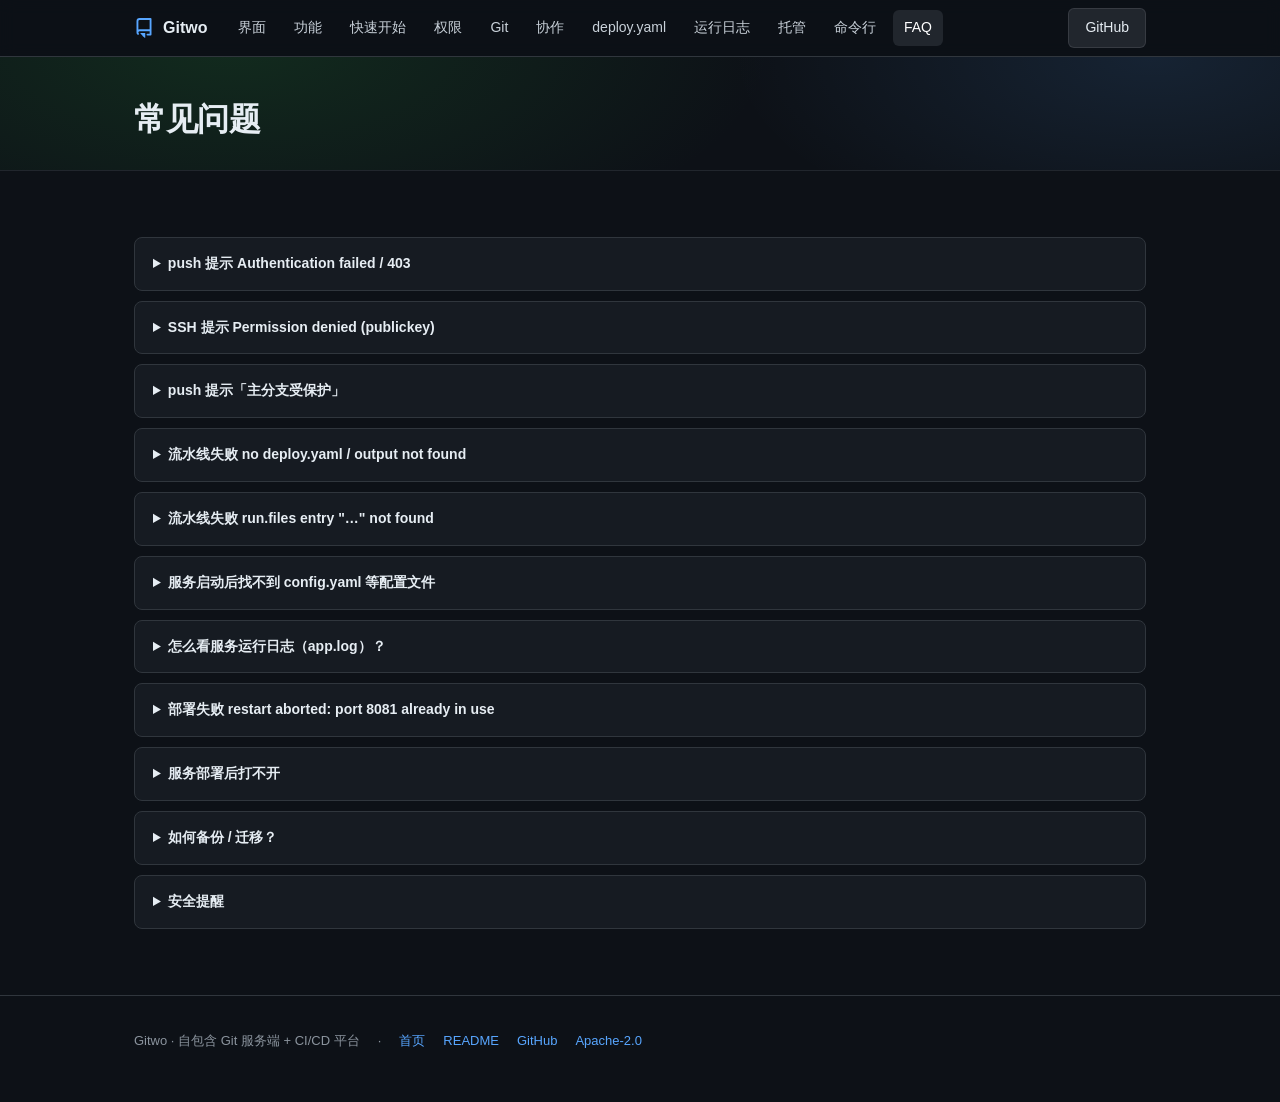
<file: docs/faq.html>
<!doctype html>
<html lang="zh-CN">
<head>
<meta charset="utf-8">
<meta name="viewport" content="width=device-width,initial-scale=1">
<meta name="color-scheme" content="dark">
<title>常见问题 · Gitwo</title>
<meta name="description" content="Gitwo 常见问题：推送认证、主分支保护、部署失败、服务启动、备份迁移等速查。">
<link rel="stylesheet" href="assets/docs.css">
</head>
<body>

<nav id="site-nav"></nav>

<header class="hero sm"><div class="wrap">
  <h1>常见问题</h1>

</div></header>

<section><div class="wrap">
  
  <details><summary>push 提示 Authentication failed / 403</summary><p>账户密码错误，或该用户对 private 仓库无权限（需要是归属者/组织成员/管理员）。URL 中的用户必须是平台账户，不是系统用户。</p></details>
  <details><summary>SSH 提示 Permission denied (publickey)</summary><p>公钥未在「账户设置 → SSH 公钥」登记；或一把钥匙已绑定其他账户；测试角色没有 git 权限。用 <code>ssh -T -p 2222 git@host</code> 可验证握手。</p></details>
  <details><summary>push 提示「主分支受保护」</summary><p>组织仓库的主分支仅组织创建者/管理员可直接推送。请推送到自己的分支（<code>git push origin HEAD:feature/xxx</code>），由管理者合并。</p></details>
  <details><summary>流水线失败 no deploy.yaml / output not found</summary><p>仓库根目录需有 deploy.yaml；检查构建命令输出与 <code>output</code> 路径是否一致，可在流水线详情查看每步日志。</p></details>
  <details><summary>流水线失败 run.files entry "…" not found</summary><p><code>run.files</code> 条目相对<b>仓库根（构建工作区）</b>解析，且工作区只包含已提交内容；确认文件已提交、在子目录时写全路径（如 <code>configs/config.yaml</code>），构建产物则写生成后的路径。单文件条目会同步到运行目录根（只保留文件名），要保留子目录结构请写目录条目。</p></details>
  <details><summary>服务启动后找不到 config.yaml 等配置文件</summary><p>服务从 <code>&lt;程序目录&gt;/apps/&lt;归属_仓库&gt;/</code>（<code>run.workdir</code>）启动，<b>不会</b>从仓库工作区读文件；工作区每次部署都会 <code>git checkout + git clean -fdx</code>，是临时的。运行期需要的配置文件必须用 <code>run.files</code> 同步（如 <code>files: [config.yaml]</code>，文件需已提交或在构建期生成）。也不要把 <code>run.workdir</code> 指到工作区：下次部署会清掉 <code>app.pid</code>/<code>app.log</code>，旧进程停不掉、端口冲突。</p></details>
  <details><summary>怎么看服务运行日志（app.log）？</summary><p>仓库页 →「运行日志」标签（或 <code>/repos/&lt;归属&gt;/&lt;仓库&gt;/logs</code>）：从文件尾向前分页查看，每页 200 行、「加载更早」可继续往前；权限与源码/流水线一致——仅仓库可读的开发者与管理员可见，测试角色与匿名不可见。日志文件位于服务运行目录 <code>apps/&lt;归属_仓库&gt;/app.log</code>（自定义 <code>run.workdir</code> 时为该目录，需重新部署一次以写入描述符）；只有服务的 stdout/stderr 会写进来，程序自带日志系统写出的其它文件不在此页。详见 <a href="app-log.html">运行日志</a>。</p></details>
  <details><summary>部署失败 restart aborted: port 8081 already in use</summary><p>端口被占用，常见原因是上次手动 <code>nohup ./app &amp;</code> 启动的进程还在跑（手动启动没有 <code>app.pid</code>，平台的停止逻辑无从感知）。重启前平台会探测端口：占用者若是<b>本仓库安装的二进制</b>（或程序目录下的同名二进制），会先 SIGTERM→SIGKILL 回收再继续，日志会显示 <code>port … reclaimed from stale instance pid …</code>；若是其它进程，部署会中止并给出 pid/命令行（不会误杀），按提示手动停止后重新部署即可——查 pid：<code>ss -ltnp 'sport = :8081'</code> 或 <code>fuser -n tcp 8081</code>。建议不要手动 <code>nohup</code> 启动运行目录里的程序，交给平台启动才有 <code>app.pid</code>、可被正常停止/替换。</p></details>
  <details><summary>服务部署后打不开</summary><p>服务必须读取注入的 <code>$PORT</code> 监听；通过 <code>/api/&lt;仓库&gt;/</code> 代理访问即可，无需暴露 20000-23999 端口。部署详情页会自动附 app.log 尾部。</p></details>
  <details><summary>如何备份 / 迁移？</summary><p>数据全部是文件：拷贝整个程序目录（repos/ workspaces/ apps/ data/）即可，无数据库。任务日志在 /tmp 下，丢失不影响历史摘要。</p></details>
  <details><summary>安全提醒</summary><p>deploy.yaml 的构建/启动命令以 gitwo 运行用户身份在宿主机执行——能 push 即等同该用户级命令执行权限。请只授予可信成员写权限，不要用 root 运行。</p></details>
</div></section>

<footer id="site-footer"></footer>
<script src="assets/nav.js" defer></script>
</body>
</html>
</file>
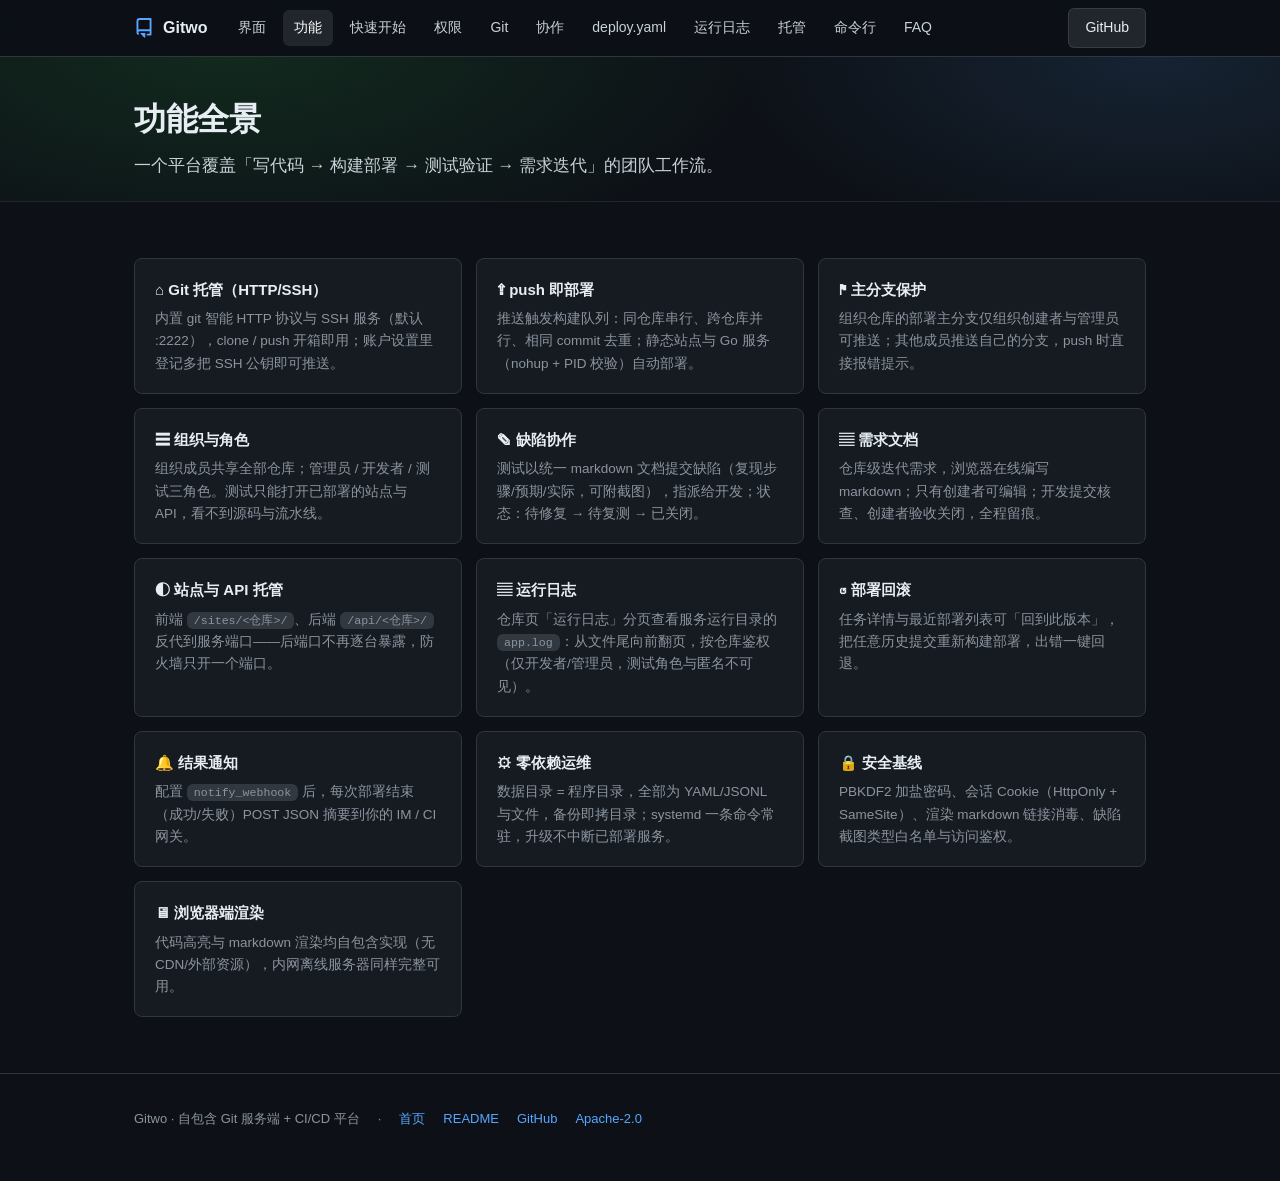
<file: docs/features.html>
<!doctype html>
<html lang="zh-CN">
<head>
<meta charset="utf-8">
<meta name="viewport" content="width=device-width,initial-scale=1">
<meta name="color-scheme" content="dark">
<title>功能全景 · Gitwo</title>
<meta name="description" content="一个平台覆盖「写代码 → 构建部署 → 测试验证 → 需求迭代」的团队工作流。">
<link rel="stylesheet" href="assets/docs.css">
</head>
<body>

<nav id="site-nav"></nav>

<header class="hero sm"><div class="wrap">
  <h1>功能全景</h1>
  <p class="lead">一个平台覆盖「写代码 → 构建部署 → 测试验证 → 需求迭代」的团队工作流。</p>
</div></header>

<section><div class="wrap">
  
  
  <div class="grid g3">
    <div class="card"><h4>⌂ Git 托管（HTTP/SSH）</h4><p>内置 git 智能 HTTP 协议与 SSH 服务（默认 :2222），clone / push 开箱即用；账户设置里登记多把 SSH 公钥即可推送。</p></div>
    <div class="card"><h4>⇪ push 即部署</h4><p>推送触发构建队列：同仓库串行、跨仓库并行、相同 commit 去重；静态站点与 Go 服务（nohup + PID 校验）自动部署。</p></div>
    <div class="card"><h4>⚑ 主分支保护</h4><p>组织仓库的部署主分支仅组织创建者与管理员可推送；其他成员推送自己的分支，push 时直接报错提示。</p></div>
    <div class="card"><h4>☰ 组织与角色</h4><p>组织成员共享全部仓库；管理员 / 开发者 / 测试三角色。测试只能打开已部署的站点与 API，看不到源码与流水线。</p></div>
    <div class="card"><h4>✎ 缺陷协作</h4><p>测试以统一 markdown 文档提交缺陷（复现步骤/预期/实际，可附截图），指派给开发；状态：待修复 → 待复测 → 已关闭。</p></div>
    <div class="card"><h4>▤ 需求文档</h4><p>仓库级迭代需求，浏览器在线编写 markdown；只有创建者可编辑；开发提交核查、创建者验收关闭，全程留痕。</p></div>
    <div class="card"><h4>◐ 站点与 API 托管</h4><p>前端 <code>/sites/&lt;仓库&gt;/</code>、后端 <code>/api/&lt;仓库&gt;/</code> 反代到服务端口——后端口不再逐台暴露，防火墙只开一个端口。</p></div>
    <div class="card"><h4>▤ 运行日志</h4><p>仓库页「运行日志」分页查看服务运行目录的 <code>app.log</code>：从文件尾向前翻页，按仓库鉴权（仅开发者/管理员，测试角色与匿名不可见）。</p></div>
    <div class="card"><h4>↺ 部署回滚</h4><p>任务详情与最近部署列表可「回到此版本」，把任意历史提交重新构建部署，出错一键回退。</p></div>
    <div class="card"><h4>🔔 结果通知</h4><p>配置 <code>notify_webhook</code> 后，每次部署结束（成功/失败）POST JSON 摘要到你的 IM / CI 网关。</p></div>
    <div class="card"><h4>⚙ 零依赖运维</h4><p>数据目录 = 程序目录，全部为 YAML/JSONL 与文件，备份即拷目录；systemd 一条命令常驻，升级不中断已部署服务。</p></div>
    <div class="card"><h4>🔒 安全基线</h4><p>PBKDF2 加盐密码、会话 Cookie（HttpOnly + SameSite）、渲染 markdown 链接消毒、缺陷截图类型白名单与访问鉴权。</p></div>
    <div class="card"><h4>🖥 浏览器端渲染</h4><p>代码高亮与 markdown 渲染均自包含实现（无 CDN/外部资源），内网离线服务器同样完整可用。</p></div>
  </div>
</div></section>

<footer id="site-footer"></footer>
<script src="assets/nav.js" defer></script>
</body>
</html>
</file>
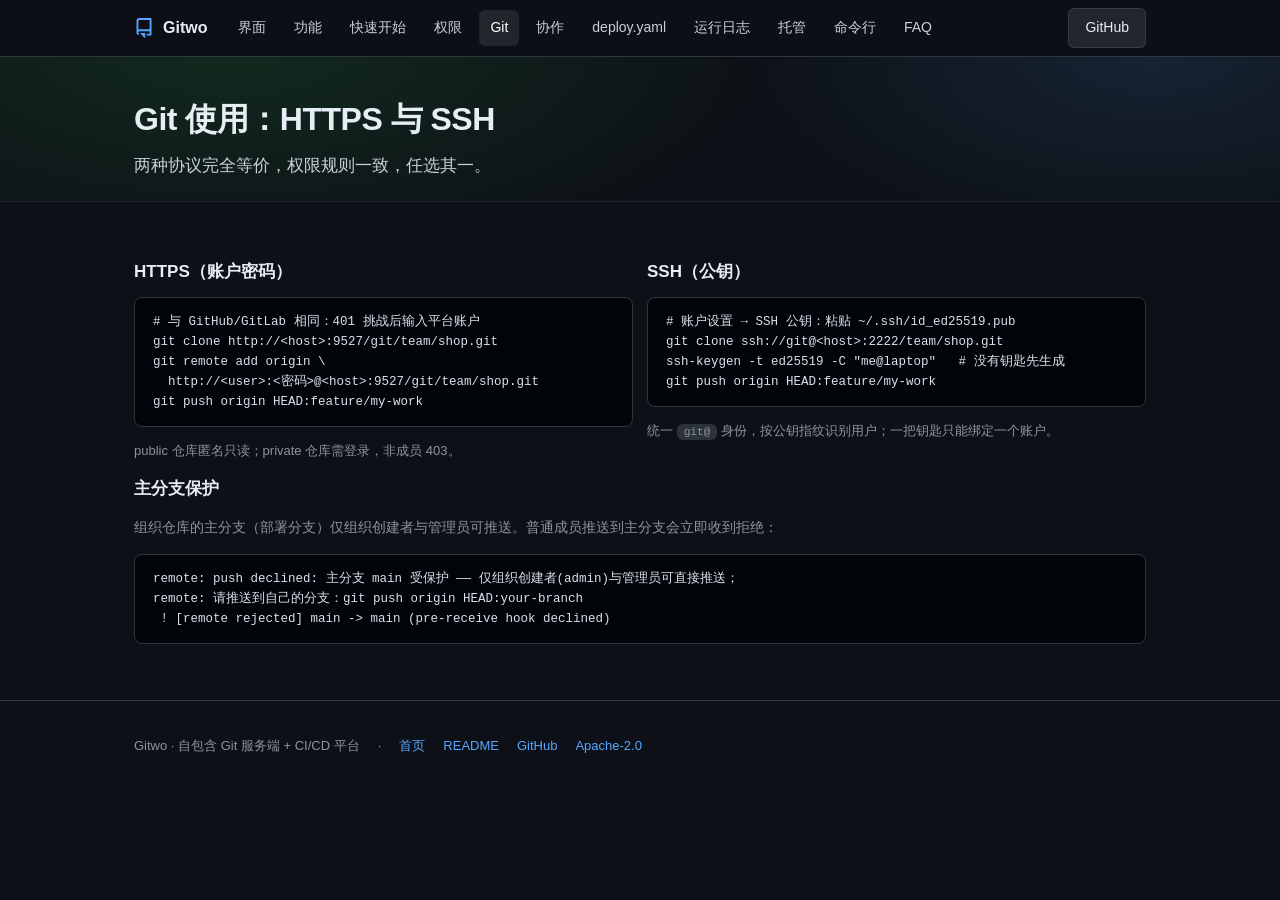
<file: docs/git.html>
<!doctype html>
<html lang="zh-CN">
<head>
<meta charset="utf-8">
<meta name="viewport" content="width=device-width,initial-scale=1">
<meta name="color-scheme" content="dark">
<title>Git 使用：HTTPS 与 SSH · Gitwo</title>
<meta name="description" content="两种协议完全等价，权限规则一致，任选其一。">
<link rel="stylesheet" href="assets/docs.css">
</head>
<body>

<nav id="site-nav"></nav>

<header class="hero sm"><div class="wrap">
  <h1>Git 使用：HTTPS 与 SSH</h1>
  <p class="lead">两种协议完全等价，权限规则一致，任选其一。</p>
</div></header>

<section><div class="wrap">
  
  
  <div class="grid g2">
    <div><h3 style="margin-top:0">HTTPS（账户密码）</h3>
<pre><code># 与 GitHub/GitLab 相同：401 挑战后输入平台账户
git clone http://&lt;host&gt;:9527/git/team/shop.git
git remote add origin \
  http://&lt;user&gt;:&lt;密码&gt;@&lt;host&gt;:9527/git/team/shop.git
git push origin HEAD:feature/my-work</code></pre>
      <p style="color:var(--muted);font-size:13px">public 仓库匿名只读；private 仓库需登录，非成员 403。</p></div>
    <div><h3 style="margin-top:0">SSH（公钥）</h3>
<pre><code># 账户设置 → SSH 公钥：粘贴 ~/.ssh/id_ed25519.pub
git clone ssh://git@&lt;host&gt;:2222/team/shop.git
ssh-keygen -t ed25519 -C "me@laptop"   # 没有钥匙先生成
git push origin HEAD:feature/my-work</code></pre>
      <p style="color:var(--muted);font-size:13px">统一 <code>git@</code> 身份，按公钥指纹识别用户；一把钥匙只能绑定一个账户。</p></div>
  </div>
  <h3>主分支保护</h3>
  <p style="color:var(--muted);font-size:13.5px">组织仓库的主分支（部署分支）仅组织创建者与管理员可推送。普通成员推送到主分支会立即收到拒绝：</p>
<pre><code>remote: push declined: 主分支 main 受保护 —— 仅组织创建者(admin)与管理员可直接推送；
remote: 请推送到自己的分支：git push origin HEAD:your-branch
 ! [remote rejected] main -&gt; main (pre-receive hook declined)</code></pre>
</div></section>

<footer id="site-footer"></footer>
<script src="assets/nav.js" defer></script>
</body>
</html>
</file>
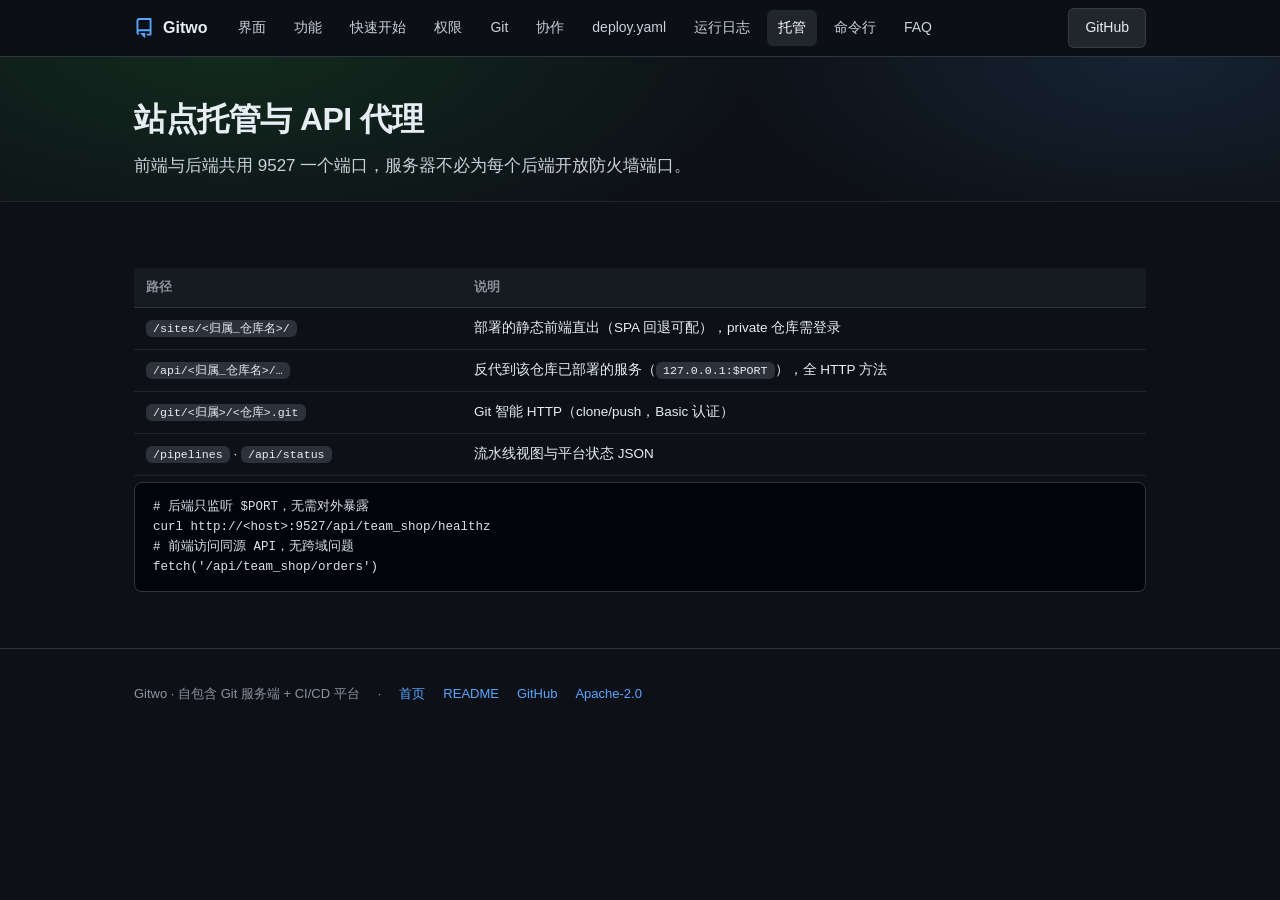
<file: docs/hosting.html>
<!doctype html>
<html lang="zh-CN">
<head>
<meta charset="utf-8">
<meta name="viewport" content="width=device-width,initial-scale=1">
<meta name="color-scheme" content="dark">
<title>站点托管与 API 代理 · Gitwo</title>
<meta name="description" content="前端与后端共用 9527 一个端口，服务器不必为每个后端开放防火墙端口。">
<link rel="stylesheet" href="assets/docs.css">
</head>
<body>

<nav id="site-nav"></nav>

<header class="hero sm"><div class="wrap">
  <h1>站点托管与 API 代理</h1>
  <p class="lead">前端与后端共用 9527 一个端口，服务器不必为每个后端开放防火墙端口。</p>
</div></header>

<section><div class="wrap">
  
  
  <table>
    <thead><tr><th>路径</th><th>说明</th></tr></thead>
    <tbody>
      <tr><td><code>/sites/&lt;归属_仓库名&gt;/</code></td><td>部署的静态前端直出（SPA 回退可配），private 仓库需登录</td></tr>
      <tr><td><code>/api/&lt;归属_仓库名&gt;/…</code></td><td>反代到该仓库已部署的服务（<code>127.0.0.1:$PORT</code>），全 HTTP 方法</td></tr>
      <tr><td><code>/git/&lt;归属&gt;/&lt;仓库&gt;.git</code></td><td>Git 智能 HTTP（clone/push，Basic 认证）</td></tr>
      <tr><td><code>/pipelines</code> · <code>/api/status</code></td><td>流水线视图与平台状态 JSON</td></tr>
    </tbody>
  </table>
<pre><code># 后端只监听 $PORT，无需对外暴露
curl http://&lt;host&gt;:9527/api/team_shop/healthz
# 前端访问同源 API，无跨域问题
fetch('/api/team_shop/orders')</code></pre>
</div></section>

<footer id="site-footer"></footer>
<script src="assets/nav.js" defer></script>
</body>
</html>
</file>
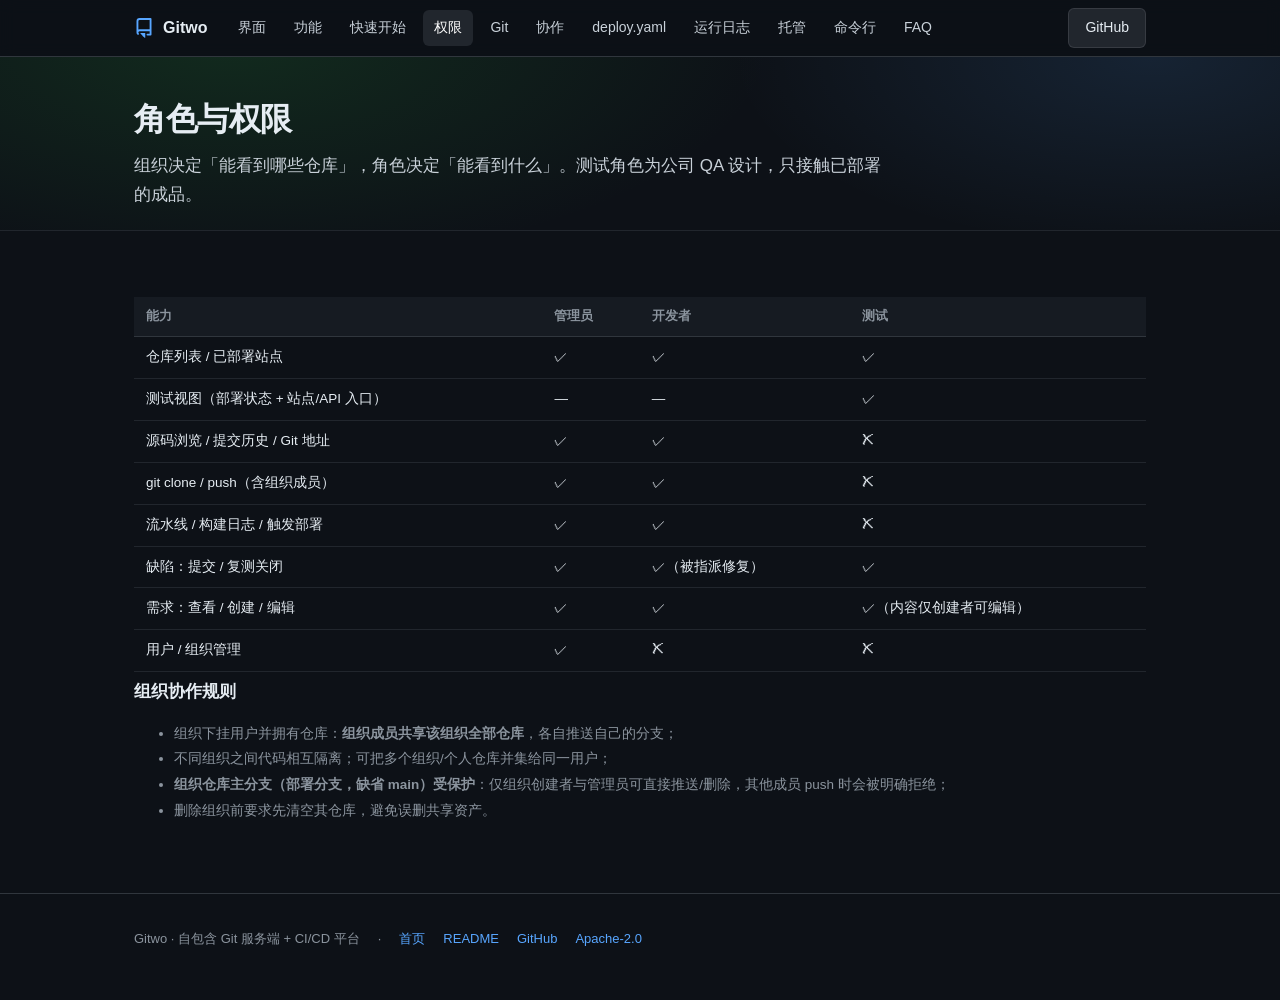
<file: docs/roles.html>
<!doctype html>
<html lang="zh-CN">
<head>
<meta charset="utf-8">
<meta name="viewport" content="width=device-width,initial-scale=1">
<meta name="color-scheme" content="dark">
<title>角色与权限 · Gitwo</title>
<meta name="description" content="组织决定「能看到哪些仓库」，角色决定「能看到什么」。测试角色为公司 QA 设计，只接触已部署的成品。">
<link rel="stylesheet" href="assets/docs.css">
</head>
<body>

<nav id="site-nav"></nav>

<header class="hero sm"><div class="wrap">
  <h1>角色与权限</h1>
  <p class="lead">组织决定「能看到哪些仓库」，角色决定「能看到什么」。测试角色为公司 QA 设计，只接触已部署的成品。</p>
</div></header>

<section><div class="wrap">
  
  
  <table>
    <thead><tr><th>能力</th><th>管理员</th><th>开发者</th><th>测试</th></tr></thead>
    <tbody>
      <tr><td>仓库列表 / 已部署站点</td><td>✓</td><td>✓</td><td>✓</td></tr>
      <tr><td>测试视图（部署状态 + 站点/API 入口）</td><td>—</td><td>—</td><td>✓</td></tr>
      <tr><td>源码浏览 / 提交历史 / Git 地址</td><td>✓</td><td>✓</td><td>✗</td></tr>
      <tr><td>git clone / push（含组织成员）</td><td>✓</td><td>✓</td><td>✗</td></tr>
      <tr><td>流水线 / 构建日志 / 触发部署</td><td>✓</td><td>✓</td><td>✗</td></tr>
      <tr><td>缺陷：提交 / 复测关闭</td><td>✓</td><td>✓（被指派修复）</td><td>✓</td></tr>
      <tr><td>需求：查看 / 创建 / 编辑</td><td>✓</td><td>✓</td><td>✓（内容仅创建者可编辑）</td></tr>
      <tr><td>用户 / 组织管理</td><td>✓</td><td>✗</td><td>✗</td></tr>
    </tbody>
  </table>
  <h3>组织协作规则</h3>
  <ul style="color:var(--muted);font-size:13.5px;line-height:1.9">
    <li>组织下挂用户并拥有仓库：<b>组织成员共享该组织全部仓库</b>，各自推送自己的分支；</li>
    <li>不同组织之间代码相互隔离；可把多个组织/个人仓库并集给同一用户；</li>
    <li><b>组织仓库主分支（部署分支，缺省 main）受保护</b>：仅组织创建者与管理员可直接推送/删除，其他成员 push 时会被明确拒绝；</li>
    <li>删除组织前要求先清空其仓库，避免误删共享资产。</li>
  </ul>
</div></section>

<footer id="site-footer"></footer>
<script src="assets/nav.js" defer></script>
</body>
</html>
</file>
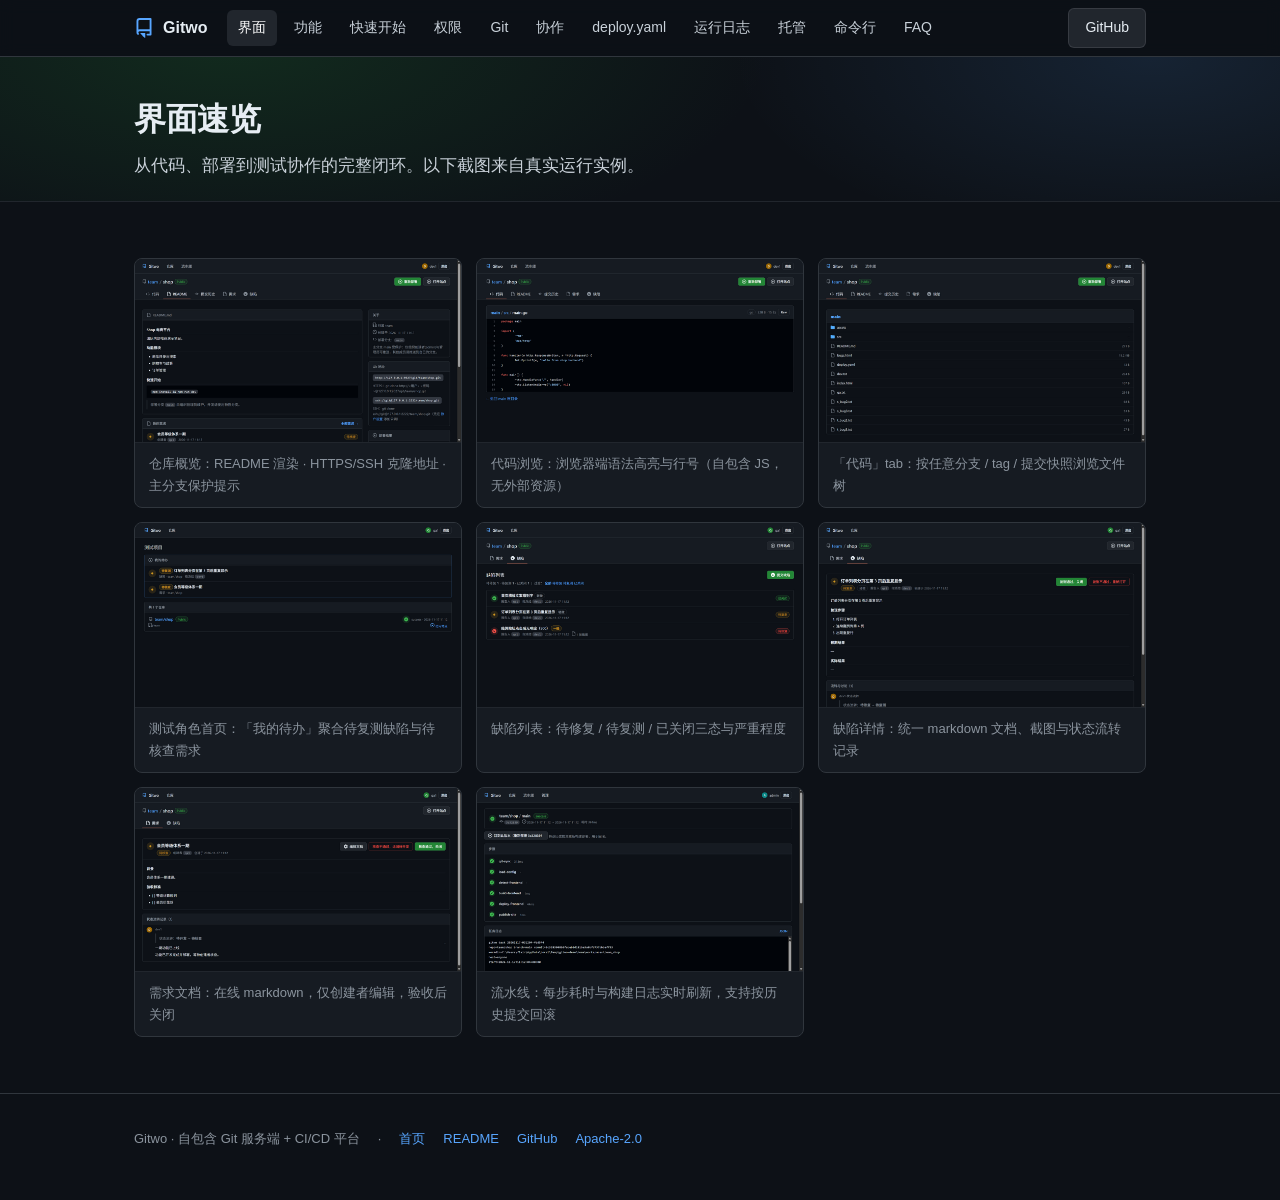
<file: docs/screens.html>
<!doctype html>
<html lang="zh-CN">
<head>
<meta charset="utf-8">
<meta name="viewport" content="width=device-width,initial-scale=1">
<meta name="color-scheme" content="dark">
<title>界面速览 · Gitwo</title>
<meta name="description" content="从代码、部署到测试协作的完整闭环。以下截图来自真实运行实例。">
<link rel="stylesheet" href="assets/docs.css">
</head>
<body>

<nav id="site-nav"></nav>

<header class="hero sm"><div class="wrap">
  <h1>界面速览</h1>
  <p class="lead">从代码、部署到测试协作的完整闭环。以下截图来自真实运行实例。</p>
</div></header>

<section><div class="wrap">
  
  
  <div class="gallery">
    <figure><a href="screenshots/03-repo-overview.png" target="_blank"><img src="screenshots/03-repo-overview.png" alt="仓库概览"></a>
      <figcaption>仓库概览：README 渲染 · HTTPS/SSH 克隆地址 · 主分支保护提示</figcaption></figure>
    <figure><a href="screenshots/05-code-blob.png" target="_blank"><img src="screenshots/05-code-blob.png" alt="代码语法高亮"></a>
      <figcaption>代码浏览：浏览器端语法高亮与行号（自包含 JS，无外部资源）</figcaption></figure>
    <figure><a href="screenshots/04-code-tree.png" target="_blank"><img src="screenshots/04-code-tree.png" alt="目录浏览"></a>
      <figcaption>「代码」tab：按任意分支 / tag / 提交快照浏览文件树</figcaption></figure>
    <figure><a href="screenshots/02-dashboard-tester.png" target="_blank"><img src="screenshots/02-dashboard-tester.png" alt="测试待办"></a>
      <figcaption>测试角色首页：「我的待办」聚合待复测缺陷与待核查需求</figcaption></figure>
    <figure><a href="screenshots/07-bugs-list.png" target="_blank"><img src="screenshots/07-bugs-list.png" alt="缺陷列表"></a>
      <figcaption>缺陷列表：待修复 / 待复测 / 已关闭三态与严重程度</figcaption></figure>
    <figure><a href="screenshots/09-bug-detail-verify.png" target="_blank"><img src="screenshots/09-bug-detail-verify.png" alt="缺陷详情"></a>
      <figcaption>缺陷详情：统一 markdown 文档、截图与状态流转记录</figcaption></figure>
    <figure><a href="screenshots/11-req-detail.png" target="_blank"><img src="screenshots/11-req-detail.png" alt="需求详情"></a>
      <figcaption>需求文档：在线 markdown，仅创建者编辑，验收后关闭</figcaption></figure>
    <figure><a href="screenshots/13-pipeline-detail.png" target="_blank"><img src="screenshots/13-pipeline-detail.png" alt="流水线详情"></a>
      <figcaption>流水线：每步耗时与构建日志实时刷新，支持按历史提交回滚</figcaption></figure>
  </div>
</div></section>

<footer id="site-footer"></footer>
<script src="assets/nav.js" defer></script>
</body>
</html>
</file>
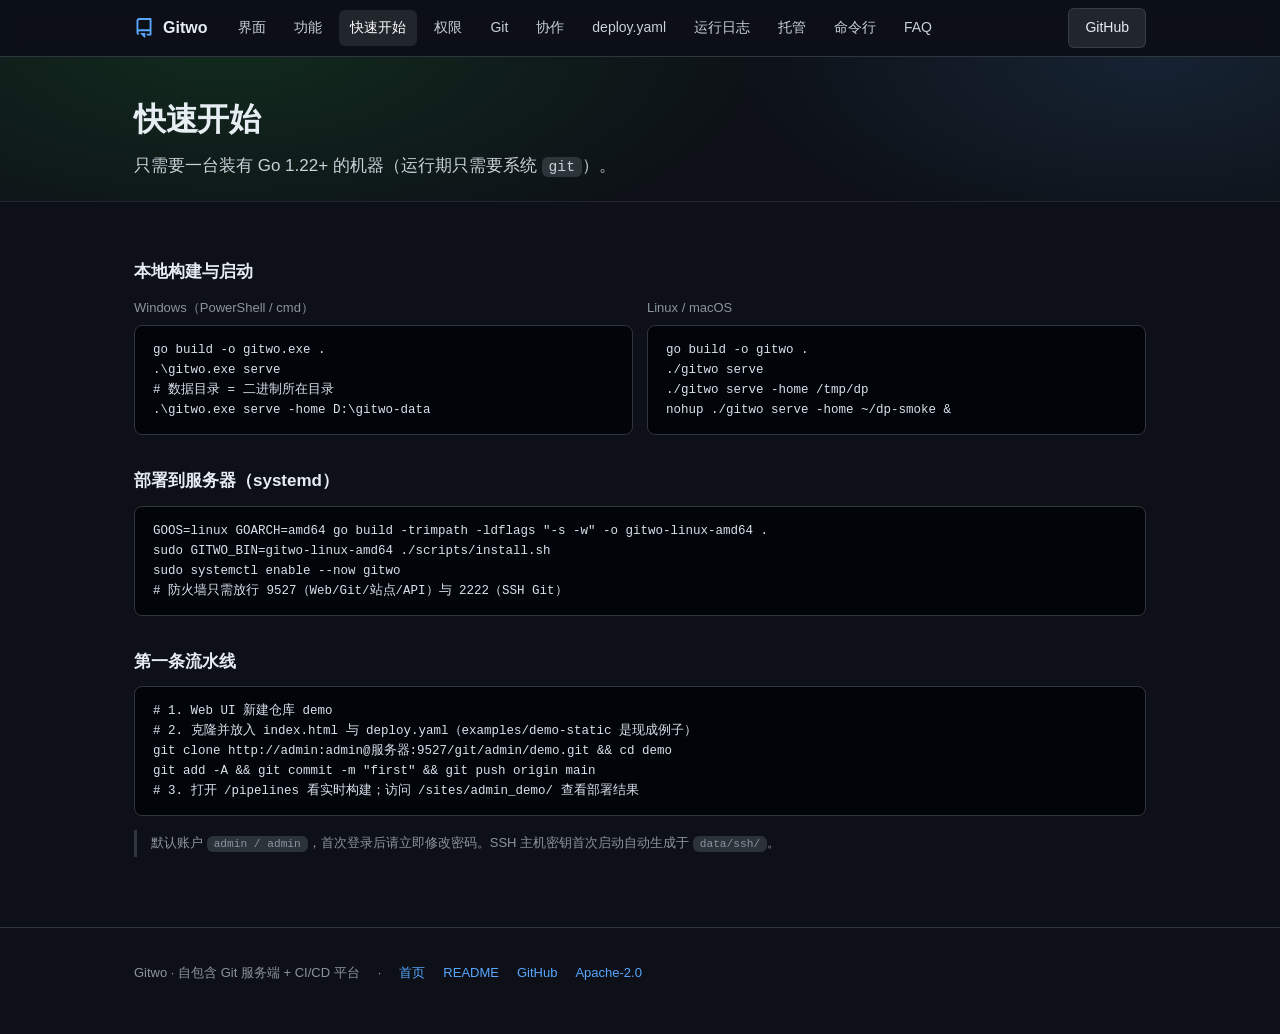
<file: docs/start.html>
<!doctype html>
<html lang="zh-CN">
<head>
<meta charset="utf-8">
<meta name="viewport" content="width=device-width,initial-scale=1">
<meta name="color-scheme" content="dark">
<title>快速开始 · Gitwo</title>
<meta name="description" content="只需要一台装有 Go 1.22+ 的机器（运行期只需要系统 git）。">
<link rel="stylesheet" href="assets/docs.css">
</head>
<body>

<nav id="site-nav"></nav>

<header class="hero sm"><div class="wrap">
  <h1>快速开始</h1>
  <p class="lead">只需要一台装有 Go 1.22+ 的机器（运行期只需要系统 <code>git</code>）。</p>
</div></header>

<section><div class="wrap">
  
  

  <h3>本地构建与启动</h3>
  <div class="grid g2">
    <div><p style="color:var(--muted);font-size:13px;margin:0 0 6px">Windows（PowerShell / cmd）</p>
<pre><code>go build -o gitwo.exe .
.\gitwo.exe serve
# 数据目录 = 二进制所在目录
.\gitwo.exe serve -home D:\gitwo-data</code></pre></div>
    <div><p style="color:var(--muted);font-size:13px;margin:0 0 6px">Linux / macOS</p>
<pre><code>go build -o gitwo .
./gitwo serve
./gitwo serve -home /tmp/dp
nohup ./gitwo serve -home ~/dp-smoke &</code></pre></div>
  </div>

  <h3>部署到服务器（systemd）</h3>
<pre><code>GOOS=linux GOARCH=amd64 go build -trimpath -ldflags "-s -w" -o gitwo-linux-amd64 .
sudo GITWO_BIN=gitwo-linux-amd64 ./scripts/install.sh
sudo systemctl enable --now gitwo
# 防火墙只需放行 9527（Web/Git/站点/API）与 2222（SSH Git）</code></pre>

  <h3>第一条流水线</h3>
<pre><code># 1. Web UI 新建仓库 demo
# 2. 克隆并放入 index.html 与 deploy.yaml（examples/demo-static 是现成例子）
git clone http://admin:admin@服务器:9527/git/admin/demo.git &amp;&amp; cd demo
git add -A &amp;&amp; git commit -m "first" &amp;&amp; git push origin main
# 3. 打开 /pipelines 看实时构建；访问 /sites/admin_demo/ 查看部署结果</code></pre>
  <p class="note">默认账户 <code>admin / admin</code>，首次登录后请立即修改密码。SSH 主机密钥首次启动自动生成于 <code>data/ssh/</code>。</p>
</div></section>

<footer id="site-footer"></footer>
<script src="assets/nav.js" defer></script>
</body>
</html>
</file>
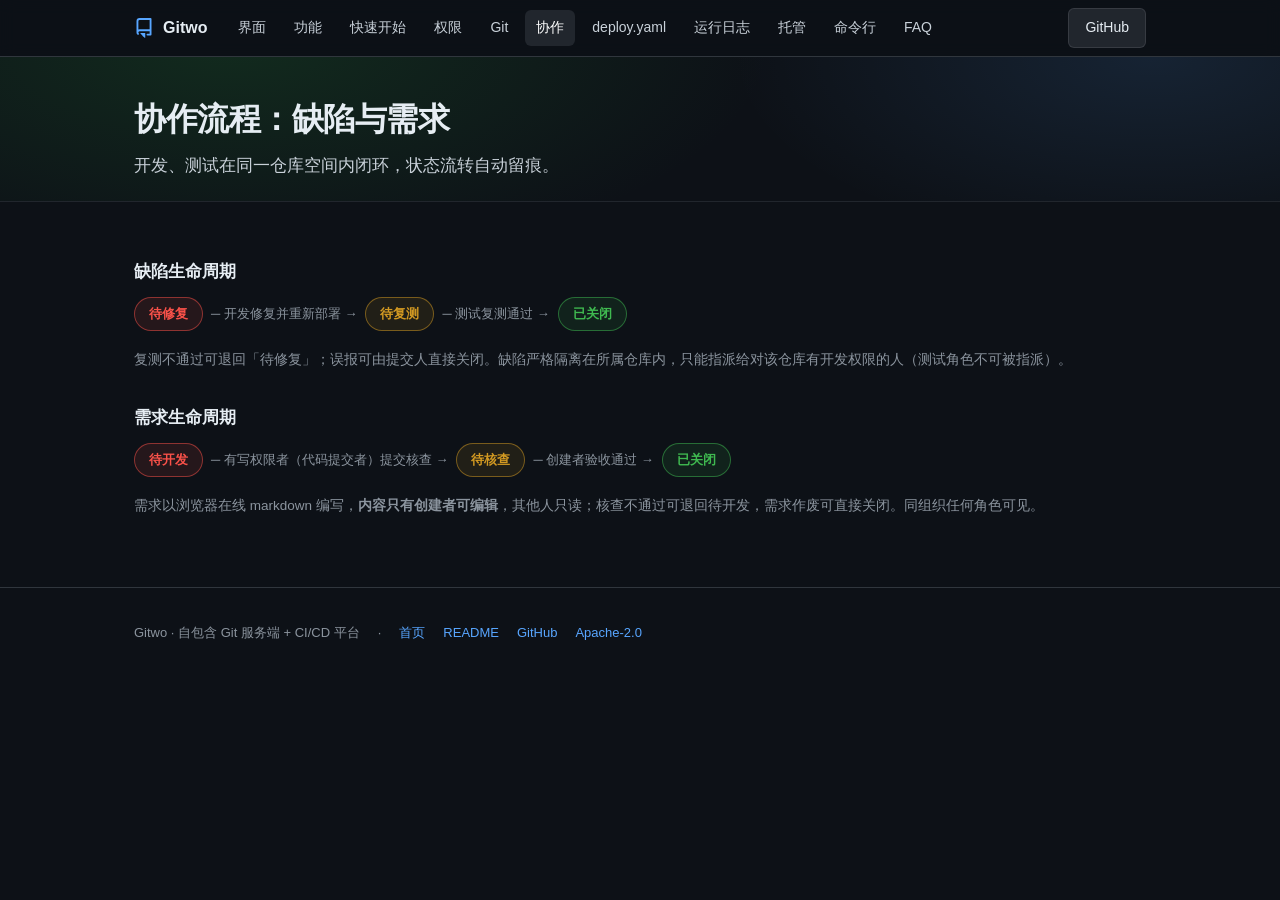
<file: docs/workflow.html>
<!doctype html>
<html lang="zh-CN">
<head>
<meta charset="utf-8">
<meta name="viewport" content="width=device-width,initial-scale=1">
<meta name="color-scheme" content="dark">
<title>协作流程：缺陷与需求 · Gitwo</title>
<meta name="description" content="开发、测试在同一仓库空间内闭环，状态流转自动留痕。">
<link rel="stylesheet" href="assets/docs.css">
</head>
<body>

<nav id="site-nav"></nav>

<header class="hero sm"><div class="wrap">
  <h1>协作流程：缺陷与需求</h1>
  <p class="lead">开发、测试在同一仓库空间内闭环，状态流转自动留痕。</p>
</div></header>

<section><div class="wrap">
  
  
  <h3>缺陷生命周期</h3>
  <div class="flow">
    <span class="chip open">待修复</span><span class="arrow">─ 开发修复并重新部署 →</span>
    <span class="chip fixed">待复测</span><span class="arrow">─ 测试复测通过 →</span>
    <span class="chip closed">已关闭</span>
  </div>
  <p style="color:var(--muted);font-size:13.5px">
    复测不通过可退回「待修复」；误报可由提交人直接关闭。缺陷严格隔离在所属仓库内，只能指派给对该仓库有开发权限的人（测试角色不可被指派）。</p>
  <h3>需求生命周期</h3>
  <div class="flow">
    <span class="chip open">待开发</span><span class="arrow">─ 有写权限者（代码提交者）提交核查 →</span>
    <span class="chip fixed">待核查</span><span class="arrow">─ 创建者验收通过 →</span>
    <span class="chip closed">已关闭</span>
  </div>
  <p style="color:var(--muted);font-size:13.5px">
    需求以浏览器在线 markdown 编写，<b>内容只有创建者可编辑</b>，其他人只读；核查不通过可退回待开发，需求作废可直接关闭。同组织任何角色可见。</p>
</div></section>

<footer id="site-footer"></footer>
<script src="assets/nav.js" defer></script>
</body>
</html>
</file>
<file: docs/assets/docs.css>
﻿:root{
  --bg:#0d1117;--bg2:#161b22;--bg3:#21262d;--inset:#010409;
  --border:#30363d;--border2:#21262d;--fg:#e6edf3;--muted:#8b949e;--accent:#58a6ff;
  --green:#3fb950;--green-btn:#238636;--green-h:#2ea043;--red:#f85149;--yellow:#d29922;--purple:#bc8cff;
  --radius:8px;--mono:ui-monospace,SFMono-Regular,"SF Mono",Menlo,Consolas,"Liberation Mono",monospace;
}
*{box-sizing:border-box}
html{color-scheme:dark;scroll-behavior:smooth}
body{margin:0;background:var(--bg);color:var(--fg);
  font:15px/1.7 -apple-system,BlinkMacSystemFont,"Segoe UI","Noto Sans SC",Helvetica,Arial,sans-serif;
  -webkit-font-smoothing:antialiased}
a{color:var(--accent);text-decoration:none}
a:hover{text-decoration:underline}
code{font-family:var(--mono);font-size:.86em;background:rgba(110,118,129,.32);padding:2px 7px;border-radius:6px}
pre{margin:0;padding:14px 18px;overflow:auto;background:var(--inset);border:1px solid var(--border);
  border-radius:var(--radius);font:12.5px/1.6 var(--mono);color:#d9e2ec}
pre code{background:none;padding:0;font-size:inherit}
.wrap{max-width:1060px;margin:0 auto;padding:0 24px}

/* nav */
nav{position:sticky;top:0;z-index:50;background:rgba(13,17,23,.92);backdrop-filter:blur(8px);
  border-bottom:1px solid var(--border)}
nav .in{max-width:1060px;margin:0 auto;padding:0 24px;height:56px;display:flex;align-items:center;gap:6px}
.brand{display:flex;align-items:center;gap:9px;font-weight:700;font-size:16px;color:var(--fg);margin-right:14px}
.brand svg{color:var(--accent)}
nav a.lnk{color:#c9d1d9;padding:6px 11px;border-radius:6px;font-size:14px}
nav a.lnk:hover{background:var(--bg3);color:#fff;text-decoration:none}
nav .sp{flex:1}
.btn{display:inline-flex;align-items:center;gap:7px;padding:7px 16px;font-size:14px;font-weight:600;
  color:#fff;background:var(--green-btn);border:1px solid rgba(240,246,252,.1);border-radius:6px;cursor:pointer}
.btn:hover{background:var(--green-h);text-decoration:none}
.btn.ghost{background:var(--bg3);color:var(--fg);font-weight:500}
.btn.ghost:hover{background:#30363d}

/* hero */
.hero{padding:72px 0 48px;background:
  radial-gradient(900px 380px at 18% -10%,rgba(35,134,54,.22),transparent 60%),
  radial-gradient(700px 320px at 90% 0%,rgba(88,166,255,.12),transparent 60%)}
.hero h1{font-size:44px;line-height:1.15;margin:0 0 14px;letter-spacing:-.5px}
.hero h1 .g{color:var(--green)}
.hero p.lead{font-size:17px;color:#c9d1d9;max-width:760px;margin:0 0 26px}
.hero .badges{display:flex;gap:8px;flex-wrap:wrap;margin-bottom:26px}
.pill{display:inline-flex;align-items:center;gap:6px;padding:4px 12px;font-size:12.5px;
  border:1px solid var(--border);border-radius:999px;color:var(--muted)}
.pill.g{color:var(--green);border-color:rgba(63,185,80,.45);background:rgba(63,185,80,.08)}
.pill.b{color:var(--accent);border-color:rgba(88,166,255,.4);background:rgba(88,166,255,.08)}
.pill.y{color:var(--yellow);border-color:rgba(210,153,34,.4);background:rgba(210,153,34,.08)}
.hero .actions{display:flex;gap:10px;flex-wrap:wrap;margin-bottom:34px}
.hero .term{max-width:720px}

/* sections */
section{padding:56px 0;border-top:1px solid var(--border2)}
section h2{font-size:26px;margin:0 0 8px;letter-spacing:-.3px}
section p.sub{color:var(--muted);margin:0 0 28px;max-width:820px}
h3{font-size:17px;margin:32px 0 10px}
h3:first-of-type{margin-top:0}

/* cards */
.grid{display:grid;gap:14px}
.g3{grid-template-columns:repeat(auto-fit,minmax(260px,1fr))}
.g2{grid-template-columns:repeat(auto-fit,minmax(320px,1fr))}
.card{background:var(--bg2);border:1px solid var(--border);border-radius:var(--radius);padding:18px 20px}
.card h4{margin:0 0 6px;font-size:15px;display:flex;align-items:center;gap:8px}
.card h4 svg{color:var(--accent);flex:none}
.card p{margin:0;color:var(--muted);font-size:13.5px;line-height:1.65}
.card .tag{font-size:11px;color:var(--purple);border:1px solid rgba(188,140,255,.35);
  border-radius:999px;padding:1px 8px;margin-left:auto}

/* gallery */
.gallery{display:grid;grid-template-columns:repeat(auto-fit,minmax(300px,1fr));gap:14px}
.gallery figure{margin:0;background:var(--bg2);border:1px solid var(--border);border-radius:var(--radius);overflow:hidden}
.gallery img{display:block;width:100%;height:auto;border-bottom:1px solid var(--border2)}
.gallery figcaption{padding:10px 14px;font-size:13px;color:var(--muted)}

/* tables */
table{width:100%;border-collapse:collapse;font-size:13.5px;margin:10px 0 6px}
th{text-align:left;color:var(--muted);font-weight:600;font-size:12.5px;padding:9px 12px;
  border-bottom:1px solid var(--border);background:var(--bg2)}
td{padding:9px 12px;border-bottom:1px solid var(--border2);vertical-align:top}
tbody tr:hover td{background:rgba(110,118,129,.05)}

/* workflow chips */
.flow{display:flex;align-items:center;gap:8px;flex-wrap:wrap;margin:10px 0 18px}
.chip{padding:5px 14px;border-radius:999px;font-size:13px;font-weight:600;border:1px solid var(--border)}
.chip.open{color:var(--red);border-color:rgba(248,81,73,.5);background:rgba(248,81,73,.1)}
.chip.fixed{color:var(--yellow);border-color:rgba(210,153,34,.5);background:rgba(210,153,34,.1)}
.chip.closed{color:var(--green);border-color:rgba(63,185,80,.5);background:rgba(63,185,80,.1)}
.arrow{color:var(--muted);font-size:13px}
.note{border-left:3px solid var(--border);padding:2px 14px;color:var(--muted);font-size:13px;margin:14px 0}

/* faq */
details{background:var(--bg2);border:1px solid var(--border);border-radius:var(--radius);
  padding:14px 18px;margin:10px 0}
details summary{cursor:pointer;font-weight:600;font-size:14px}
details p{color:var(--muted);font-size:13.5px;margin:10px 0 0}

footer{border-top:1px solid var(--border);padding:34px 0 50px;color:var(--muted);font-size:13px}
footer .in{display:flex;gap:18px;flex-wrap:wrap;align-items:center}
@media (max-width:720px){.hero h1{font-size:32px}nav a.lnk{display:none}}

/* ---- 多页面共用：子页头部 / 首页模块卡片 ---- */
.hero.sm{padding:44px 0 18px}
.hero.sm h1{font-size:32px}
.hero.sm p.lead{margin-bottom:2px}
.modcard{display:block;background:var(--bg2);border:1px solid var(--border);border-radius:var(--radius);
  padding:18px 20px;color:var(--fg)}
.modcard:hover{border-color:var(--accent);text-decoration:none}
.modcard h4{margin:0 0 6px;font-size:15px}
.modcard p{margin:0;color:var(--muted);font-size:13.5px;line-height:1.65}

/* ---- deploy.yaml 页：字段标记 / 示例块 / 提示 ---- */
.tag{display:inline-block;font-size:11px;color:var(--purple);border:1px solid rgba(188,140,255,.35);
  border-radius:999px;padding:1px 8px;margin-left:6px;vertical-align:1px}
.req{color:var(--red);font-size:12px}
.opt{color:var(--muted);font-size:12px}
.warn{border-left:3px solid var(--yellow);padding:2px 14px;color:#d0b16a;font-size:13.5px;margin:14px 0;
  background:rgba(210,153,34,.06)}
.ex{background:var(--bg2);border:1px solid var(--border);border-radius:var(--radius);padding:16px 20px;margin:16px 0}
.ex h4{margin:0 0 4px}
.ex p{margin:0 0 10px;color:var(--muted);font-size:13.5px}
.ex pre{margin:0}

/* ---- 导航：当前页高亮 + 窄屏只显示当前页 ---- */
nav a.lnk.on{background:var(--bg3);color:#fff}
@media (max-width:820px){nav a.lnk{display:none}nav a.lnk.on{display:inline-block}}
</file>
